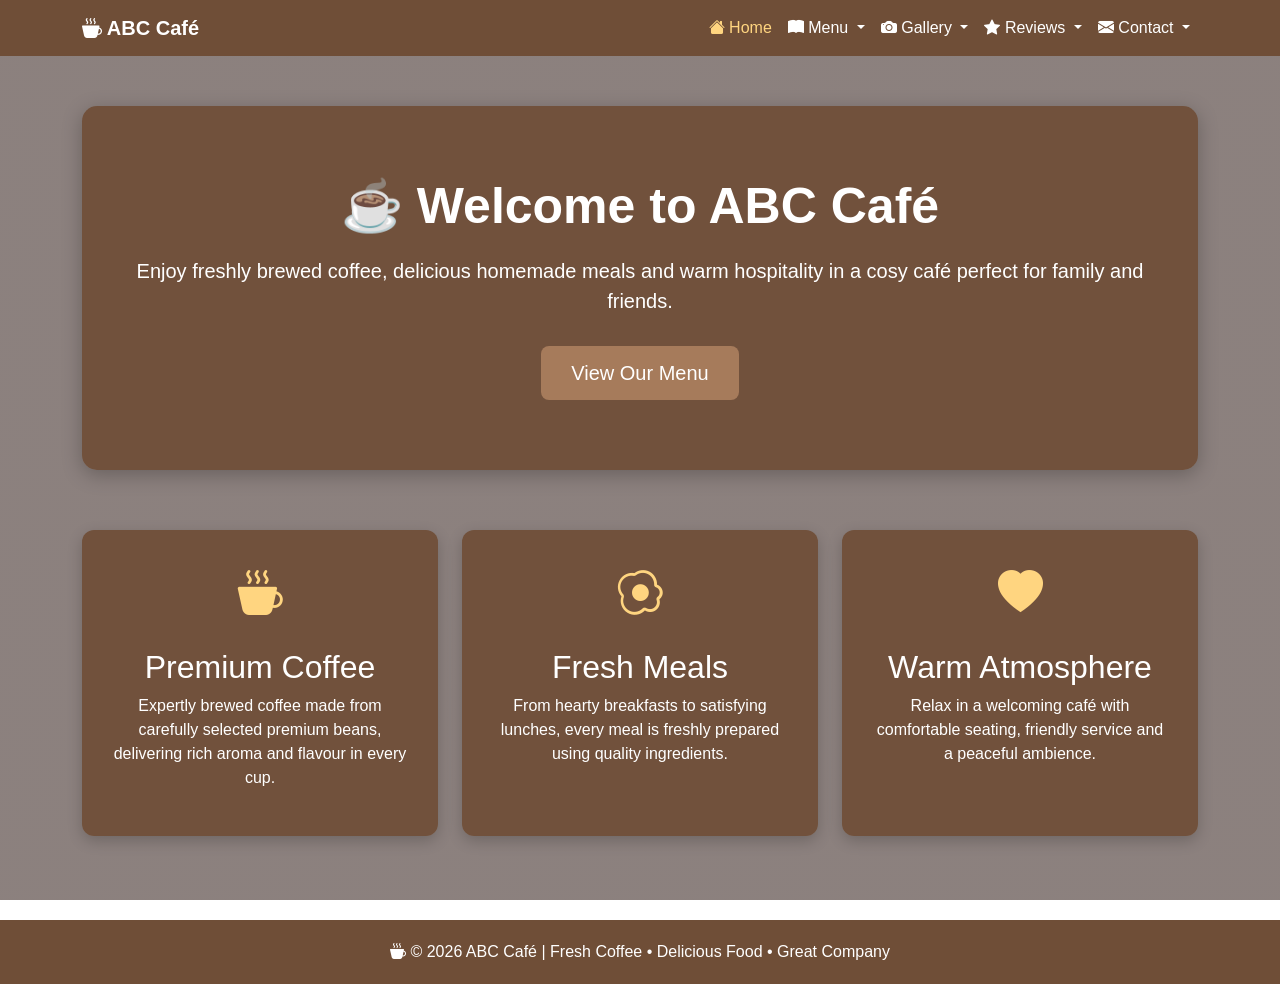
<file: index.html>
<!DOCTYPE html>
<html lang="en">

<head>

    <meta charset="UTF-8">
    <meta name="viewport" content="width=device-width, initial-scale=1.0">

    <title>ABC Café</title>

    <!-- Bootstrap CSS -->
    <link href="https://cdn.jsdelivr.net/npm/bootstrap@5.3.3/dist/css/bootstrap.min.css" rel="stylesheet">

    <!-- Bootstrap Icons -->
    <link href="https://cdn.jsdelivr.net/npm/bootstrap-icons@1.11.3/font/bootstrap-icons.css" rel="stylesheet">
    <link rel="stylesheet" href="css/index.css">
</head>

<body>


<!-- Navigation -->

<nav class="navbar navbar-expand-lg navbar-dark">

    <div class="container">

        <!-- Logo -->

        <a class="navbar-brand" href="index.html">

            <i class="bi bi-cup-hot-fill"></i>
            ABC Café

        </a>


        <!-- Mobile Toggle -->

        <button
            class="navbar-toggler"
            type="button"
            data-bs-toggle="collapse"
            data-bs-target="#mainNavbar"
            aria-controls="mainNavbar"
            aria-expanded="false"
            aria-label="Toggle navigation">

            <span class="navbar-toggler-icon"></span>

        </button>


        <!-- Navigation Links -->

        <div class="collapse navbar-collapse" id="mainNavbar">

            <ul class="navbar-nav ms-auto">


                <!-- Home -->

                <li class="nav-item">

                    <a class="nav-link active"
                       href="index.html">

                        <i class="bi bi-house-fill"></i>
                        Home

                    </a>

                </li>


                <!-- Menu -->

                <li class="nav-item dropdown">

                    <a class="nav-link dropdown-toggle"
                       href="#"
                       role="button"
                       data-bs-toggle="dropdown">

                        <i class="bi bi-book-fill"></i>
                        Menu

                    </a>


                    <ul class="dropdown-menu">

                        <li>

                            <a class="dropdown-item"
                               href="menu.html">

                                <i class="bi bi-book-fill me-2"></i>
                                Food & Drinks

                            </a>

                        </li>


                        <li>

                            <a class="dropdown-item"
                               href="events.html">

                                <i class="bi bi-megaphone-fill me-2"></i>
                                Events & Specials

                            </a>

                        </li>

                    </ul>

                </li>


                <!-- Gallery -->

                <li class="nav-item dropdown">

                    <a class="nav-link dropdown-toggle"
                       href="#"
                       role="button"
                       data-bs-toggle="dropdown">

                        <i class="bi bi-camera-fill"></i>
                        Gallery

                    </a>


                    <ul class="dropdown-menu">

                        <li>

                            <a class="dropdown-item"
                               href="gallery.html">

                                <i class="bi bi-images me-2"></i>
                                Photo Gallery

                            </a>

                        </li>


                        <li>

                            <a class="dropdown-item"
                               href="about.html">

                                <i class="bi bi-people-fill me-2"></i>
                                About Us

                            </a>

                        </li>

                    </ul>

                </li>


                <!-- Reviews -->

                <li class="nav-item dropdown">

                    <a class="nav-link dropdown-toggle"
                       href="#"
                       role="button"
                       data-bs-toggle="dropdown">

                        <i class="bi bi-star-fill"></i>
                        Reviews

                    </a>


                    <ul class="dropdown-menu">

                        <li>

                            <a class="dropdown-item"
                               href="reviews.html">

                                <i class="bi bi-chat-square-quote-fill me-2"></i>
                                Customer Reviews

                            </a>

                        </li>


                        <li>

                            <a class="dropdown-item"
                               href="faq.html">

                                <i class="bi bi-question-circle-fill me-2"></i>
                                FAQ

                            </a>

                        </li>

                    </ul>

                </li>


                <!-- Contact -->

                <li class="nav-item dropdown">

                    <a class="nav-link dropdown-toggle"
                       href="#"
                       role="button"
                       data-bs-toggle="dropdown">

                        <i class="bi bi-envelope-fill"></i>
                        Contact

                    </a>


                    <ul class="dropdown-menu dropdown-menu-end">

                        <li>

                            <a class="dropdown-item"
                               href="contact.html">

                                <i class="bi bi-envelope-fill me-2"></i>
                                Contact Us

                            </a>

                        </li>


                        <li>

                            <a class="dropdown-item"
                               href="reservations.html">

                                <i class="bi bi-calendar-check-fill me-2"></i>
                                Reservations

                            </a>

                        </li>


                        <li>

                            <a class="dropdown-item"
                               href="location.html">

                                <i class="bi bi-geo-alt-fill me-2"></i>
                                Location & Hours

                            </a>

                        </li>

                    </ul>

                </li>

            </ul>

        </div>

    </div>

</nav>
<!-- Hero Section -->

<div class="container">

    <div class="hero">

        <h1>
            ☕ Welcome to ABC Café
        </h1>

        <p>
            Enjoy freshly brewed coffee, delicious homemade meals
            and warm hospitality in a cosy café perfect for
            family and friends.
        </p>

        <a href="menu.html"
           class="btn btn-coffee btn-lg">

            View Our Menu

        </a>

    </div>

</div>


<!-- Features -->

<div class="container features">

    <div class="row">

        <!-- Premium Coffee -->

        <div class="col-md-4 mb-4">

            <div class="feature-box">

                <i class="bi bi-cup-hot-fill"></i>

                <h2>
                    Premium Coffee
                </h2>

                <p>
                    Expertly brewed coffee made from carefully selected
                    premium beans, delivering rich aroma and flavour
                    in every cup.
                </p>

            </div>

        </div>


        <!-- Fresh Meals -->

        <div class="col-md-4 mb-4">

            <div class="feature-box">

                <i class="bi bi-egg-fried"></i>

                <h2>
                    Fresh Meals
                </h2>

                <p>
                    From hearty breakfasts to satisfying lunches,
                    every meal is freshly prepared using
                    quality ingredients.
                </p>

            </div>

        </div>


        <!-- Warm Atmosphere -->

        <div class="col-md-4 mb-4">

            <div class="feature-box">

                <i class="bi bi-heart-fill"></i>

                <h2>
                    Warm Atmosphere
                </h2>

                <p>
                    Relax in a welcoming café with comfortable seating,
                    friendly service and a peaceful ambience.
                </p>

            </div>

        </div>

    </div>

</div>


<!-- Footer -->

<footer>

    <p>
        <i class="bi bi-cup-hot-fill"></i>
        © 2026 ABC Café |
        Fresh Coffee • Delicious Food • Great Company
    </p>

</footer>


<!-- Bootstrap JavaScript -->

<script src="https://cdn.jsdelivr.net/npm/bootstrap@5.3.3/dist/js/bootstrap.bundle.min.js"></script>

</body>

</html>
</file>
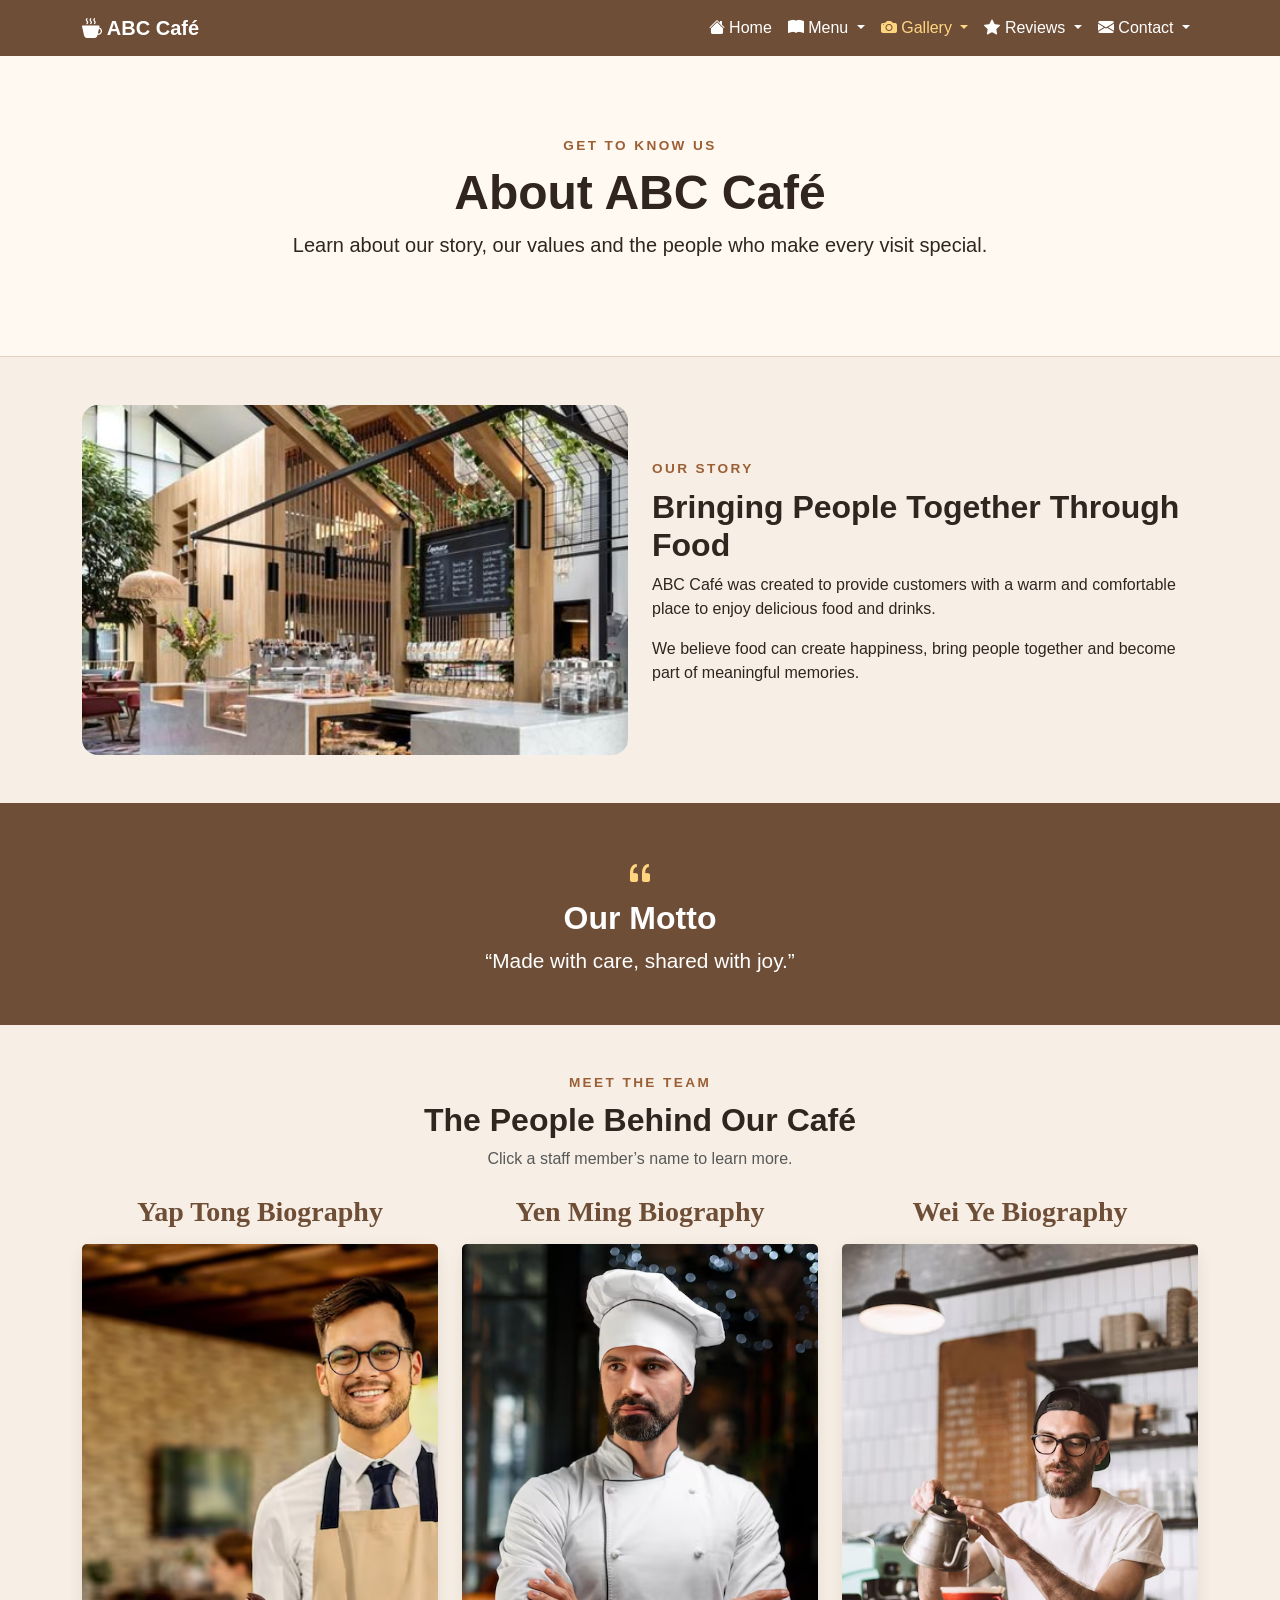
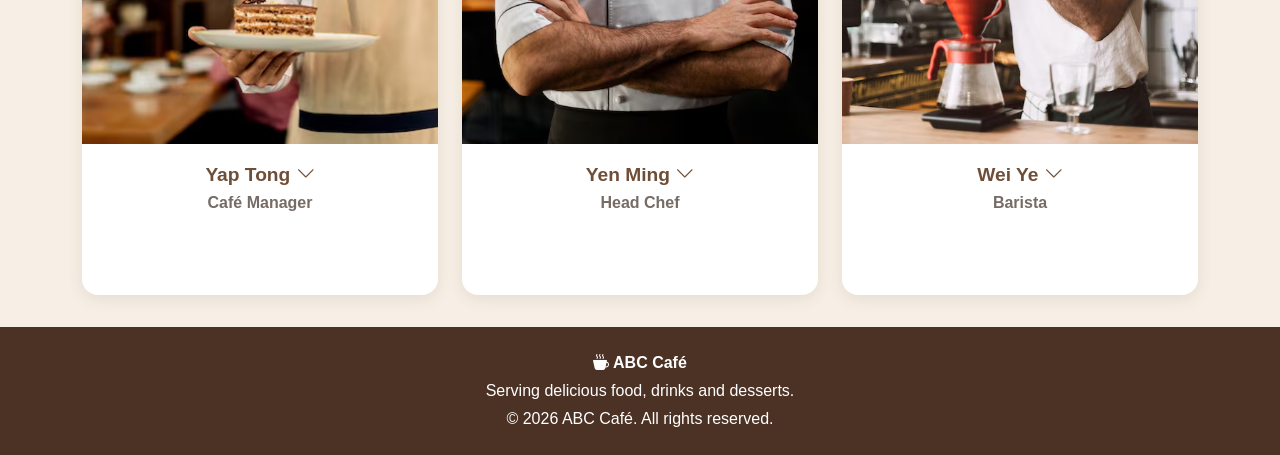
<file: about.html>
<!DOCTYPE html>
<html lang="en">
<head>
    <meta charset="UTF-8">
    <meta name="viewport" content="width=device-width, initial-scale=1.0">
    <title>ABC Café | About Us</title>
    <link href="https://cdn.jsdelivr.net/npm/bootstrap@5.3.3/dist/css/bootstrap.min.css" rel="stylesheet">
    <link href="https://cdn.jsdelivr.net/npm/bootstrap-icons@1.11.3/font/bootstrap-icons.css" rel="stylesheet">
    <link rel="stylesheet" href="css/about.css">
</head>
<body>
<nav class="navbar navbar-expand-lg navbar-dark">
    <div class="container">
        <a class="navbar-brand" href="index.html">
            <i class="bi bi-cup-hot-fill"></i> ABC Café
        </a>

        <button class="navbar-toggler" type="button" data-bs-toggle="collapse"
                data-bs-target="#mainNavbar" aria-controls="mainNavbar"
                aria-expanded="false" aria-label="Toggle navigation">
            <span class="navbar-toggler-icon"></span>
        </button>

        <div class="collapse navbar-collapse" id="mainNavbar">
            <ul class="navbar-nav ms-auto">
                <li class="nav-item">
                    <a class="nav-link" href="index.html">
                        <i class="bi bi-house-fill"></i> Home
                    </a>
                </li>

                <li class="nav-item dropdown">
                    <a class="nav-link dropdown-toggle" href="#" role="button"
                       data-bs-toggle="dropdown">
                        <i class="bi bi-book-fill"></i> Menu
                    </a>
                    <ul class="dropdown-menu">
                        <li><a class="dropdown-item" href="menu.html"><i class="bi bi-book-fill me-2"></i>Food & Drinks</a></li>
                        <li><a class="dropdown-item" href="events.html"><i class="bi bi-megaphone-fill me-2"></i>Events & Specials</a></li>
                    </ul>
                </li>

                <li class="nav-item dropdown">
                    <a class="nav-link dropdown-toggle active" href="#" role="button"
                       data-bs-toggle="dropdown" aria-current="page">
                        <i class="bi bi-camera-fill"></i> Gallery
                    </a>
                    <ul class="dropdown-menu">
                        <li><a class="dropdown-item" href="gallery.html"><i class="bi bi-images me-2"></i>Photo Gallery</a></li>
                        <li><a class="dropdown-item active" href="about.html"><i class="bi bi-people-fill me-2"></i>About Us</a></li>
                    </ul>
                </li>

                <li class="nav-item dropdown">
                    <a class="nav-link dropdown-toggle" href="#" role="button"
                       data-bs-toggle="dropdown">
                        <i class="bi bi-star-fill"></i> Reviews
                    </a>
                    <ul class="dropdown-menu">
                        <li><a class="dropdown-item" href="reviews.html"><i class="bi bi-chat-square-quote-fill me-2"></i>Customer Reviews</a></li>
                        <li><a class="dropdown-item" href="faq.html"><i class="bi bi-question-circle-fill me-2"></i>FAQ</a></li>
                    </ul>
                </li>

                <li class="nav-item dropdown">
                    <a class="nav-link dropdown-toggle" href="#" role="button"
                       data-bs-toggle="dropdown">
                        <i class="bi bi-envelope-fill"></i> Contact
                    </a>
                    <ul class="dropdown-menu dropdown-menu-end">
                        <li><a class="dropdown-item" href="contact.html"><i class="bi bi-envelope-fill me-2"></i>Contact Us</a></li>
                        <li><a class="dropdown-item" href="reservations.html"><i class="bi bi-calendar-check-fill me-2"></i>Reservations</a></li>
                        <li><a class="dropdown-item" href="location.html"><i class="bi bi-geo-alt-fill me-2"></i>Location & Hours</a></li>
                    </ul>
                </li>
            </ul>
        </div>
    </div>
</nav>

<header class="about-header text-center">
    <div class="container">
        <p class="section-label mb-2">GET TO KNOW US</p>

        <h1 class="display-5 fw-bold">
            About ABC Café
        </h1>

        <p class="lead mx-auto">
            Learn about our story, our values and the people who make
            every visit special.
        </p>
    </div>
</header>

<main>
    <section class="container py-5">
        <div class="row align-items-center g-4">

            <div class="col-12 col-lg-6">
                <img src="images/cafe-interior.jpg"
                     class="story-image"
                     alt="The warm interior of ABC Café">
            </div>

            <div class="col-12 col-lg-6">
                <p class="section-label mb-2">OUR STORY</p>

                <h2 class="fw-bold">
                    Bringing People Together Through Food
                </h2>

                <p>
                    ABC Café was created to provide customers with a warm
                    and comfortable place to enjoy delicious food and drinks.
                </p>

                <p>
                    We believe food can create happiness, bring people
                    together and become part of meaningful memories.
                </p>
            </div>

        </div>
    </section>

        <section class="motto-section py-5 text-center">
        <div class="container">
            <i class="bi bi-quote motto-icon"></i>

            <h2 class="fw-bold">Our Motto</h2>

            <p class="motto-text mb-0">
                “Made with care, shared with joy.”
            </p>
        </div>
    </section>

        <section class="team-section container py-5">
        <div class="text-center mb-4">
            <p class="section-label mb-2">MEET THE TEAM</p>
            <h2 class="fw-bold">The People Behind Our Café</h2>
            <p class="text-muted">
                Click a staff member’s name to learn more.
            </p>
        </div>

        <div class="row g-4">

            <article class="col-12 col-md-6 col-lg-4">
                <h3 class="biography-title">Yap Tong Biography</h3>
                <div class="card staff-card h-100">
                    <img src="images/cafe-manager.jpg"
                         class="card-img-top staff-photo"
                         alt="Yap Tong, café manager">

                    <div class="card-body text-center">
                        <button class="staff-name"
                                type="button"
                                data-target="YapTongBio"
                                aria-controls="YapTongBio"
                                aria-expanded="false">
                            Yap Tong
                            <i class="bi bi-chevron-down"></i>
                        </button>

                        <p class="staff-role">Café Manager</p>

                        <p id="YapTongBio" class="staff-bio d-none">
                            Yap Tong manages the café and ensures every customer
                            receives friendly and helpful service.
                        </p>
                    </div>
                </div>
            </article>

            <article class="col-12 col-md-6 col-lg-4">
                <h3 class="biography-title">Yen Ming Biography</h3>
                <div class="card staff-card h-100">
                    <img src="images/head-chef.jpg"
                         class="card-img-top staff-photo"
                         alt="Yen Ming, head chef">

                    <div class="card-body text-center">
                        <button class="staff-name"
                                type="button"
                                data-target="YenMingBio"
                                aria-controls="YenMingBio"
                                aria-expanded="false">
                            Yen Ming
                            <i class="bi bi-chevron-down"></i>
                        </button>

                        <p class="staff-role">Head Chef</p>

                        <p id="YenMingBio" class="staff-bio d-none">
                            Yen Ming develops our menu and prepares dishes
                            using fresh and carefully selected ingredients.
                        </p>
                    </div>
                </div>
            </article>

            <article class="col-12 col-md-6 col-lg-4">
                <h3 class="biography-title">Wei Ye Biography</h3>
                <div class="card staff-card h-100">
                    <img src="images/barista.jpg"
                         class="card-img-top staff-photo"
                         alt="Wei Ye, barista">

                    <div class="card-body text-center">
                        <button class="staff-name"
                                type="button"
                                data-target="WeiYeBio"
                                aria-controls="WeiYeBio"
                                aria-expanded="false">
                            Wei Ye
                            <i class="bi bi-chevron-down"></i>
                        </button>

                        <p class="staff-role">Barista</p>

                        <p id="WeiYeBio" class="staff-bio d-none">
                            Wei Ye prepares our drinks and enjoys creating
                            welcoming experiences for customers.
                        </p>
                    </div>
                </div>
            </article>

        </div>
    </section>
</main>

<footer class="site-footer py-4 text-center">
    <div class="container">
        <p class="fw-bold mb-1">
            <i class="bi bi-cup-hot-fill"></i> ABC Café
        </p>

        <p class="mb-1">
            Serving delicious food, drinks and desserts.
        </p>

        <p class="mb-0">
            &copy; 2026 ABC Café. All rights reserved.
        </p>
    </div>
</footer>

<script src="https://cdn.jsdelivr.net/npm/bootstrap@5.3.3/dist/js/bootstrap.bundle.min.js"></script>
<script src="js/about.js"></script>
</file>
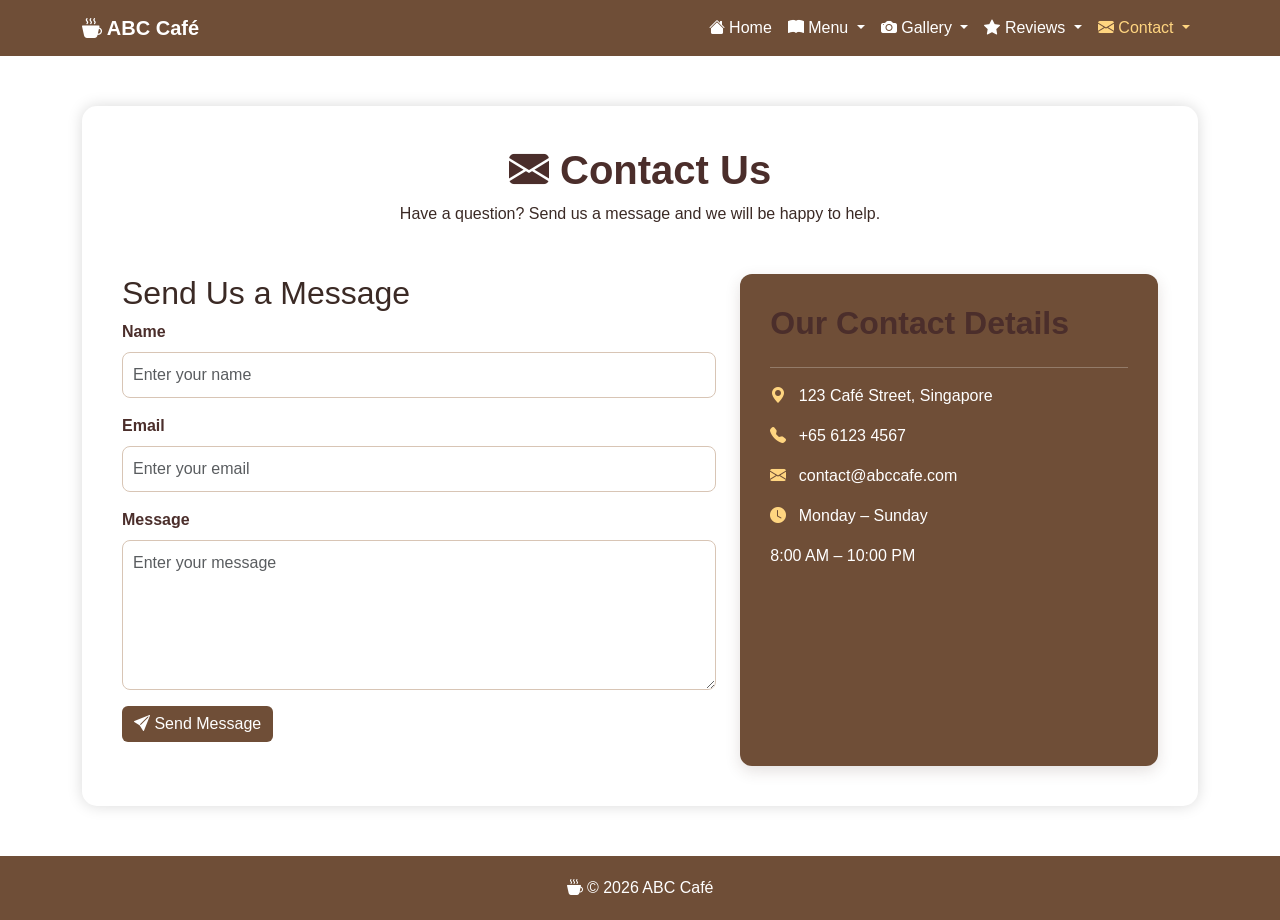
<file: contact.html>
<!DOCTYPE html>
<html lang="en">

<head>
    <meta charset="UTF-8">
    <meta name="viewport" content="width=device-width, initial-scale=1.0">
    <link rel="stylesheet" href="css/contact.css">
    <title>ABC Café | Contact Us</title>

    <!-- Bootstrap CSS -->
    <link href="https://cdn.jsdelivr.net/npm/bootstrap@5.3.3/dist/css/bootstrap.min.css" rel="stylesheet">

    <!-- Bootstrap Icons -->
    <link href="https://cdn.jsdelivr.net/npm/bootstrap-icons@1.11.3/font/bootstrap-icons.css" rel="stylesheet">
    <link rel="stylesheet" href="css/contact.css">
</head>

<body>

<!-- Navigation -->

<nav class="navbar navbar-expand-lg navbar-dark">
    <div class="container">
        <a class="navbar-brand" href="index.html">
            <i class="bi bi-cup-hot-fill"></i> ABC Café
        </a>

        <button class="navbar-toggler" type="button" data-bs-toggle="collapse"
                data-bs-target="#mainNavbar" aria-controls="mainNavbar"
                aria-expanded="false" aria-label="Toggle navigation">
            <span class="navbar-toggler-icon"></span>
        </button>

        <div class="collapse navbar-collapse" id="mainNavbar">
            <ul class="navbar-nav ms-auto">
                <li class="nav-item">
                    <a class="nav-link" href="index.html">
                        <i class="bi bi-house-fill"></i> Home
                    </a>
                </li>

                <li class="nav-item dropdown">
                    <a class="nav-link dropdown-toggle" href="#" role="button"
                       data-bs-toggle="dropdown">
                        <i class="bi bi-book-fill"></i> Menu
                    </a>
                    <ul class="dropdown-menu">
                        <li><a class="dropdown-item" href="menu.html"><i class="bi bi-book-fill me-2"></i>Food & Drinks</a></li>
                        <li><a class="dropdown-item" href="events.html"><i class="bi bi-megaphone-fill me-2"></i>Events & Specials</a></li>
                    </ul>
                </li>

                <li class="nav-item dropdown">
                    <a class="nav-link dropdown-toggle" href="#" role="button"
                       data-bs-toggle="dropdown">
                        <i class="bi bi-camera-fill"></i> Gallery
                    </a>
                    <ul class="dropdown-menu">
                        <li><a class="dropdown-item" href="gallery.html"><i class="bi bi-images me-2"></i>Photo Gallery</a></li>
                        <li><a class="dropdown-item" href="about.html"><i class="bi bi-people-fill me-2"></i>About Us</a></li>
                    </ul>
                </li>

                <li class="nav-item dropdown">
                    <a class="nav-link dropdown-toggle" href="#" role="button"
                       data-bs-toggle="dropdown">
                        <i class="bi bi-star-fill"></i> Reviews
                    </a>
                    <ul class="dropdown-menu">
                        <li><a class="dropdown-item" href="reviews.html"><i class="bi bi-chat-square-quote-fill me-2"></i>Customer Reviews</a></li>
                        <li><a class="dropdown-item" href="faq.html"><i class="bi bi-question-circle-fill me-2"></i>FAQ</a></li>
                    </ul>
                </li>

                <li class="nav-item dropdown">
                    <a class="nav-link dropdown-toggle active" href="#" role="button"
                       data-bs-toggle="dropdown" aria-current="page">
                        <i class="bi bi-envelope-fill"></i> Contact
                    </a>
                    <ul class="dropdown-menu dropdown-menu-end">
                        <li><a class="dropdown-item active" href="contact.html"><i class="bi bi-envelope-fill me-2"></i>Contact Us</a></li>
                        <li><a class="dropdown-item" href="reservations.html"><i class="bi bi-calendar-check-fill me-2"></i>Reservations</a></li>
                        <li><a class="dropdown-item" href="location.html"><i class="bi bi-geo-alt-fill me-2"></i>Location & Hours</a></li>
                    </ul>
                </li>
            </ul>
        </div>
    </div>
</nav>

<!-- Contact Section -->

<div class="container">

    <div class="contact-container">

        <div class="text-center mb-5">

            <h1 class="contact-title">
                <i class="bi bi-envelope-fill"></i>
                Contact Us
            </h1>

            <p>
                Have a question? Send us a message and we will be happy to help.
            </p>

        </div>

        <div class="row">

            <!-- Contact Form -->

            <div class="col-md-7 mb-4">

                <h2>Send Us a Message</h2>

                <form id="contactForm">

                    <!-- Name -->

                    <div class="mb-3">

                        <label for="name" class="form-label">
                            Name
                        </label>

                        <input
                            type="text"
                            class="form-control"
                            id="name"
                            placeholder="Enter your name">

                    </div>

                    <!-- Email -->

                    <div class="mb-3">

                        <label for="email" class="form-label">
                            Email
                        </label>

                        <input
                            type="email"
                            class="form-control"
                            id="email"
                            placeholder="Enter your email">

                    </div>

                    <!-- Message -->

                    <div class="mb-3">

                        <label for="message" class="form-label">
                            Message
                        </label>

                        <textarea
                            class="form-control"
                            id="message"
                            rows="5"
                            placeholder="Enter your message"></textarea>

                    </div>

                    <!-- Error Message -->

                    <div
                        id="errorMessage"
                        class="alert alert-danger d-none">
                    </div>

                    <!-- Submit Button -->

                    <button
                        type="submit"
                        class="btn btn-coffee">

                        <i class="bi bi-send-fill"></i>
                        Send Message

                    </button>

                </form>

                <!-- Thank You Message -->

                <div
                    id="thankYouMessage"
                    class="alert alert-success d-none">

                    <i class="bi bi-check-circle-fill"></i>

                    Thank you for contacting ABC Café!
                    We will get back to you soon.

                </div>

            </div>

            <!-- Contact Details -->

            <div class="col-md-5">

                <div class="contact-info">

                    <h2>Our Contact Details</h2>

                    <hr>

                    <p>
                        <i class="bi bi-geo-alt-fill"></i>
                        123 Café Street, Singapore
                    </p>

                    <p>
                        <i class="bi bi-telephone-fill"></i>
                        +65 6123 4567
                    </p>

                    <p>
                        <i class="bi bi-envelope-fill"></i>
                        contact@abccafe.com
                    </p>

                    <p>
                        <i class="bi bi-clock-fill"></i>
                        Monday – Sunday
                    </p>

                    <p>
                        8:00 AM – 10:00 PM
                    </p>

                </div>

            </div>

        </div>

    </div>

</div>

<!-- Footer -->

<footer>

    <p>
        <i class="bi bi-cup-hot-fill"></i>
        © 2026 ABC Café
    </p>

</footer>

<!-- JavaScript -->

<script src="js/contact.js"></script>

<!-- Bootstrap JavaScript -->

<script src="https://cdn.jsdelivr.net/npm/bootstrap@5.3.3/dist/js/bootstrap.bundle.min.js"></script>

</body>

</html>
</file>
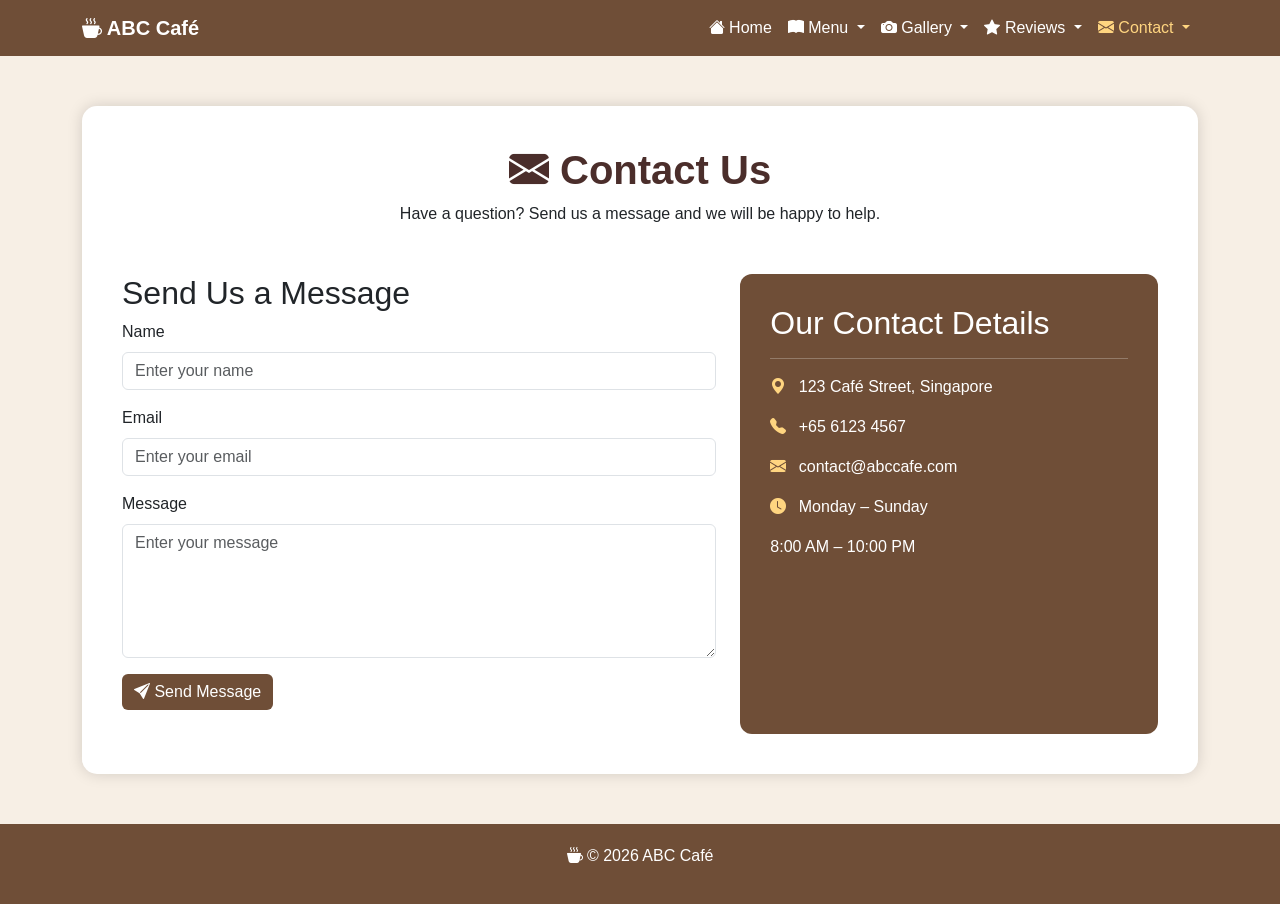
<file: contactus.html>
<!DOCTYPE html>
<html lang="en">

<head>
    <meta charset="UTF-8">
    <meta name="viewport" content="width=device-width, initial-scale=1.0">

    <title>ABC Café | Contact Us</title>

    <!-- Bootstrap CSS -->
    <link href="https://cdn.jsdelivr.net/npm/bootstrap@5.3.3/dist/css/bootstrap.min.css" rel="stylesheet">

    <!-- Bootstrap Icons -->
    <link href="https://cdn.jsdelivr.net/npm/bootstrap-icons@1.11.3/font/bootstrap-icons.css" rel="stylesheet">

    <style>

        body {
            background-color: #F7EFE5;
            font-family: Arial, sans-serif;
        }

        .navbar {
            background-color: #6F4E37;
        }

        .navbar-brand,
        .nav-link {
            color: white !important;
        }

        .navbar-brand {
            font-weight: bold;
        }

        .nav-link:hover,
        .nav-link.active {
            color: #FFD580 !important;
        }

        .dropdown-menu {
            border: none;
            border-radius: 10px;
            box-shadow: 0 5px 12px rgba(0,0,0,0.15);
        }

        .dropdown-item:hover {
            background-color: #F7EFE5;
            color: #6F4E37;
        }

        .contact-container {
            background-color: white;
            margin-top: 50px;
            margin-bottom: 50px;
            padding: 40px;
            border-radius: 15px;
            box-shadow: 0 0 15px rgba(0,0,0,0.15);
        }

        .contact-title {
            color: #4B2E2B;
            font-weight: bold;
        }

        .contact-info {
            background-color: #6F4E37;
            color: white;
            padding: 30px;
            border-radius: 12px;
            height: 100%;
        }

        .contact-info i {
            color: #FFD580;
            margin-right: 8px;
        }

        .btn-coffee {
            background-color: #6F4E37;
            color: white;
            border: none;
        }

        .btn-coffee:hover {
            background-color: #4B2E2B;
            color: white;
        }

        #thankYouMessage {
            display: none;
            margin-top: 20px;
        }

        footer {
            background-color: #6F4E37;
            color: white;
            text-align: center;
            padding: 20px;
        }

    </style>

</head>

<body>

<!-- Navigation -->

<nav class="navbar navbar-expand-lg navbar-dark">

    <div class="container">

        <a class="navbar-brand" href="index.html">
            <i class="bi bi-cup-hot-fill"></i> ABC Café
        </a>

        <button
            class="navbar-toggler"
            type="button"
            data-bs-toggle="collapse"
            data-bs-target="#mainNavbar"
            aria-controls="mainNavbar"
            aria-expanded="false"
            aria-label="Toggle navigation">

            <span class="navbar-toggler-icon"></span>

        </button>

        <div class="collapse navbar-collapse" id="mainNavbar">

            <ul class="navbar-nav ms-auto">

                <!-- Home -->
                <li class="nav-item">
                    <a class="nav-link" href="index.html">
                        <i class="bi bi-house-fill"></i> Home
                    </a>
                </li>

                <!-- Menu -->
                <li class="nav-item dropdown">

                    <a class="nav-link dropdown-toggle"
                       href="#"
                       role="button"
                       data-bs-toggle="dropdown">

                        <i class="bi bi-book-fill"></i> Menu

                    </a>

                    <ul class="dropdown-menu">

                        <li>
                            <a class="dropdown-item" href="menu.html">
                                <i class="bi bi-book-fill me-2"></i>
                                Food & Drinks
                            </a>
                        </li>

                        <li>
                            <a class="dropdown-item" href="specials.html">
                                <i class="bi bi-megaphone-fill me-2"></i>
                                Events & Specials
                            </a>
                        </li>

                    </ul>

                </li>

                <!-- Gallery -->
                <li class="nav-item dropdown">

                    <a class="nav-link dropdown-toggle"
                       href="#"
                       role="button"
                       data-bs-toggle="dropdown">

                        <i class="bi bi-camera-fill"></i> Gallery

                    </a>

                    <ul class="dropdown-menu">

                        <li>
                            <a class="dropdown-item" href="gallery.html">
                                <i class="bi bi-images me-2"></i>
                                Photo Gallery
                            </a>
                        </li>

                        <li>
                            <a class="dropdown-item" href="about.html">
                                <i class="bi bi-people-fill me-2"></i>
                                About Us
                            </a>
                        </li>

                    </ul>

                </li>

                <!-- Reviews -->
                <li class="nav-item dropdown">

                    <a class="nav-link dropdown-toggle"
                       href="#"
                       role="button"
                       data-bs-toggle="dropdown">

                        <i class="bi bi-star-fill"></i> Reviews

                    </a>

                    <ul class="dropdown-menu">

                        <li>
                            <a class="dropdown-item" href="reviews.html">
                                <i class="bi bi-chat-square-quote-fill me-2"></i>
                                Customer Reviews
                            </a>
                        </li>

                        <li>
                            <a class="dropdown-item" href="faq.html">
                                <i class="bi bi-question-circle-fill me-2"></i>
                                FAQ
                            </a>
                        </li>

                    </ul>

                </li>

                <!-- Contact -->
                <li class="nav-item dropdown">

                    <a class="nav-link dropdown-toggle active"
                       href="#"
                       role="button"
                       data-bs-toggle="dropdown">

                        <i class="bi bi-envelope-fill"></i> Contact

                    </a>

                    <ul class="dropdown-menu dropdown-menu-end">

                        <li>
                            <a class="dropdown-item" href="contact.html">
                                <i class="bi bi-envelope-fill me-2"></i>
                                Contact Us
                            </a>
                        </li>

                        <li>
                            <a class="dropdown-item" href="reservations.html">
                                <i class="bi bi-calendar-check-fill me-2"></i>
                                Reservations
                            </a>
                        </li>

                        <li>
                            <a class="dropdown-item" href="location.html">
                                <i class="bi bi-geo-alt-fill me-2"></i>
                                Location & Hours
                            </a>
                        </li>

                    </ul>

                </li>

            </ul>

        </div>

    </div>

</nav>

<!-- Contact Section -->

<div class="container">

    <div class="contact-container">

        <div class="text-center mb-5">

            <h1 class="contact-title">
                <i class="bi bi-envelope-fill"></i>
                Contact Us
            </h1>

            <p>
                Have a question? Send us a message and we will be happy to help.
            </p>

        </div>

        <div class="row">

            <!-- Contact Form -->

            <div class="col-md-7 mb-4">

                <h2>Send Us a Message</h2>

                <form id="contactForm">

                    <!-- Name -->

                    <div class="mb-3">

                        <label for="name" class="form-label">
                            Name
                        </label>

                        <input
                            type="text"
                            class="form-control"
                            id="name"
                            placeholder="Enter your name">

                    </div>

                    <!-- Email -->

                    <div class="mb-3">

                        <label for="email" class="form-label">
                            Email
                        </label>

                        <input
                            type="email"
                            class="form-control"
                            id="email"
                            placeholder="Enter your email">

                    </div>

                    <!-- Message -->

                    <div class="mb-3">

                        <label for="message" class="form-label">
                            Message
                        </label>

                        <textarea
                            class="form-control"
                            id="message"
                            rows="5"
                            placeholder="Enter your message"></textarea>

                    </div>

                    <!-- Error Message -->

                    <div
                        id="errorMessage"
                        class="alert alert-danger d-none">
                    </div>

                    <!-- Submit Button -->

                    <button
                        type="submit"
                        class="btn btn-coffee">

                        <i class="bi bi-send-fill"></i>
                        Send Message

                    </button>

                </form>

                <!-- Thank You Message -->

                <div
                    id="thankYouMessage"
                    class="alert alert-success">

                    <i class="bi bi-check-circle-fill"></i>

                    Thank you for contacting ABC Café!
                    We will get back to you soon.

                </div>

            </div>

            <!-- Contact Details -->

            <div class="col-md-5">

                <div class="contact-info">

                    <h2>Our Contact Details</h2>

                    <hr>

                    <p>
                        <i class="bi bi-geo-alt-fill"></i>
                        123 Café Street, Singapore
                    </p>

                    <p>
                        <i class="bi bi-telephone-fill"></i>
                        +65 6123 4567
                    </p>

                    <p>
                        <i class="bi bi-envelope-fill"></i>
                        contact@abccafe.com
                    </p>

                    <p>
                        <i class="bi bi-clock-fill"></i>
                        Monday – Sunday
                    </p>

                    <p>
                        8:00 AM – 10:00 PM
                    </p>

                </div>

            </div>

        </div>

    </div>

</div>

<!-- Footer -->

<footer>

    <p>
        <i class="bi bi-cup-hot-fill"></i>
        © 2026 ABC Café
    </p>

</footer>

<!-- JavaScript -->

<script>

    document.getElementById("contactForm").addEventListener("submit", function(event) {

        event.preventDefault();

        let name = document.getElementById("name").value;
        let email = document.getElementById("email").value;
        let message = document.getElementById("message").value;

        let errorMessage = document.getElementById("errorMessage");
        let thankYouMessage = document.getElementById("thankYouMessage");

        if (name === "" || email === "" || message === "") {

            errorMessage.textContent =
                "Please fill in all fields.";

            errorMessage.classList.remove("d-none");

            thankYouMessage.style.display = "none";

        }

        else {

            errorMessage.classList.add("d-none");

            thankYouMessage.style.display = "block";

            document.getElementById("contactForm").reset();

        }

    });

</script>

<!-- Bootstrap JavaScript -->

<script src="https://cdn.jsdelivr.net/npm/bootstrap@5.3.3/dist/js/bootstrap.bundle.min.js"></script>

</body>

</html>
</file>
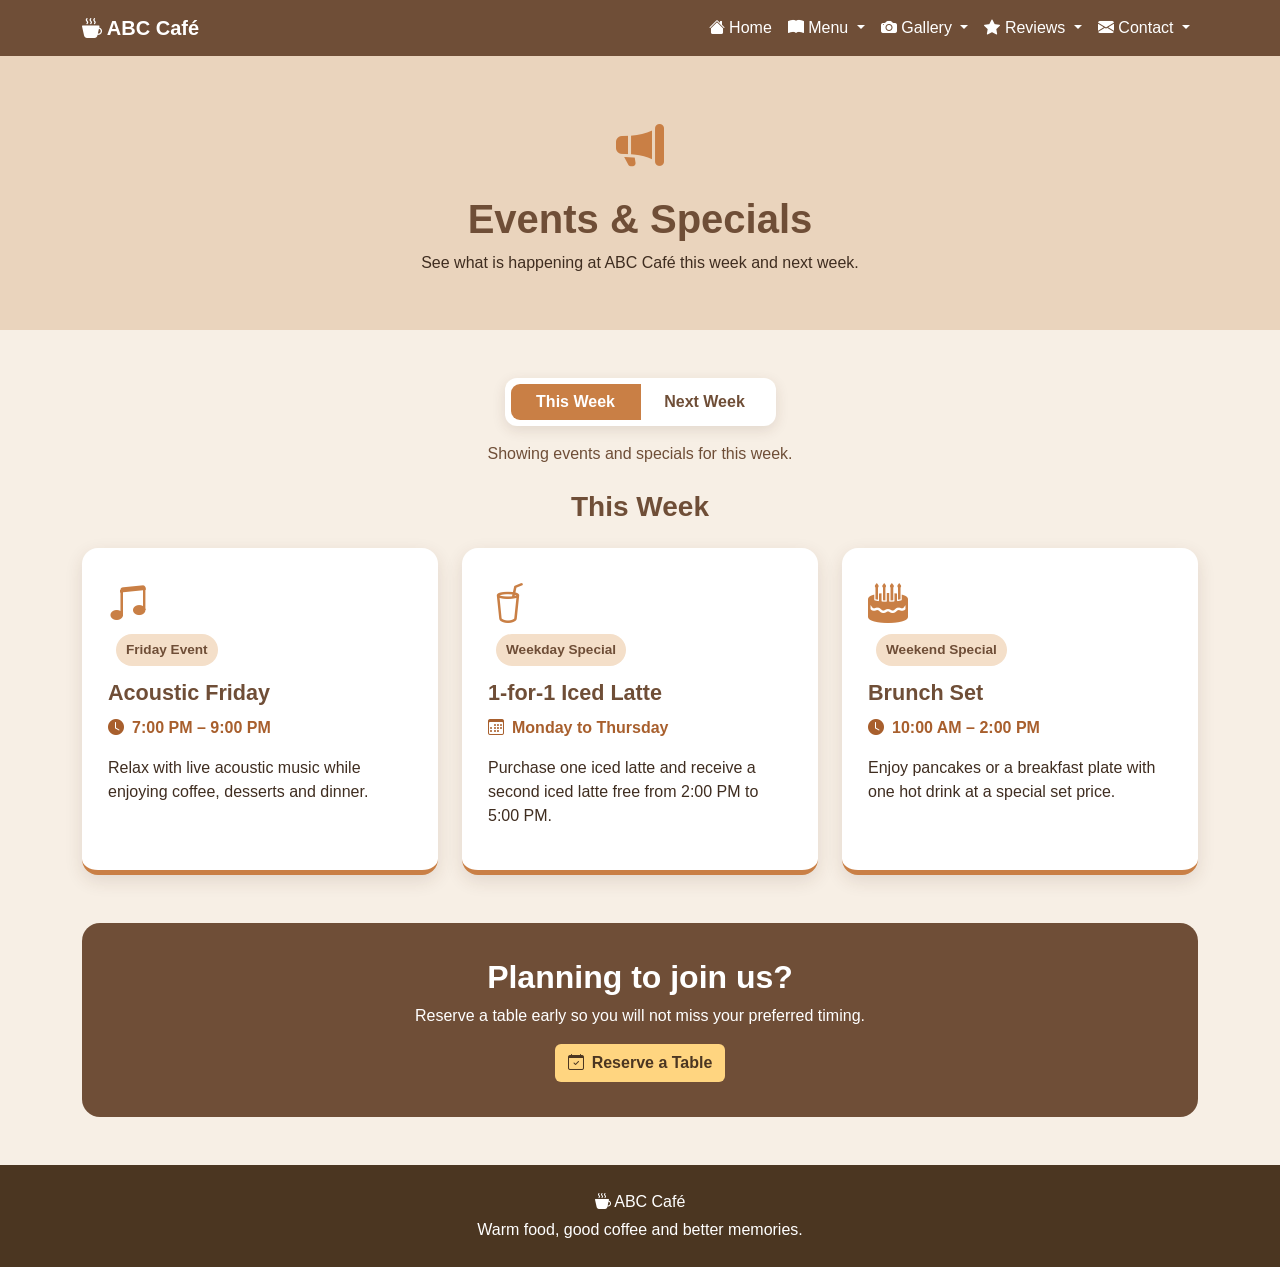
<file: events.html>
<!DOCTYPE html>
<html lang="en">
<head>
    <meta charset="UTF-8">
    <meta name="viewport" content="width=device-width, initial-scale=1.0">
    <title>ABC Café | Events & Specials</title>

    <link href="https://cdn.jsdelivr.net/npm/bootstrap@5.3.3/dist/css/bootstrap.min.css" rel="stylesheet">
    <link href="https://cdn.jsdelivr.net/npm/bootstrap-icons@1.11.3/font/bootstrap-icons.css" rel="stylesheet">
    <link rel="stylesheet" href="css/events.css">
</head>
<body>

<nav class="navbar navbar-expand-lg navbar-dark">
    <div class="container">
        <a class="navbar-brand" href="index.html">
            <i class="bi bi-cup-hot-fill"></i> ABC Café
        </a>

        <button class="navbar-toggler" type="button" data-bs-toggle="collapse"
                data-bs-target="#mainNavbar" aria-controls="mainNavbar"
                aria-expanded="false" aria-label="Toggle navigation">
            <span class="navbar-toggler-icon"></span>
        </button>

        <div class="collapse navbar-collapse" id="mainNavbar">
            <ul class="navbar-nav ms-auto">
                <li class="nav-item">
                    <a class="nav-link" href="index.html">
                        <i class="bi bi-house-fill"></i> Home
                    </a>
                </li>

                <li class="nav-item dropdown">
                    <a class="nav-link dropdown-toggle active" href="#" role="button"
                       data-bs-toggle="dropdown" aria-current="page">
                        <i class="bi bi-book-fill"></i> Menu
                    </a>
                    <ul class="dropdown-menu">
                        <li><a class="dropdown-item" href="menu.html"><i class="bi bi-book-fill me-2"></i>Food & Drinks</a></li>
                        <li><a class="dropdown-item active" href="events.html"><i class="bi bi-megaphone-fill me-2"></i>Events & Specials</a></li>
                    </ul>
                </li>

                <li class="nav-item dropdown">
                    <a class="nav-link dropdown-toggle" href="#" role="button"
                       data-bs-toggle="dropdown">
                        <i class="bi bi-camera-fill"></i> Gallery
                    </a>
                    <ul class="dropdown-menu">
                        <li><a class="dropdown-item" href="gallery.html"><i class="bi bi-images me-2"></i>Photo Gallery</a></li>
                        <li><a class="dropdown-item" href="about.html"><i class="bi bi-people-fill me-2"></i>About Us</a></li>
                    </ul>
                </li>

                <li class="nav-item dropdown">
                    <a class="nav-link dropdown-toggle" href="#" role="button"
                       data-bs-toggle="dropdown">
                        <i class="bi bi-star-fill"></i> Reviews
                    </a>
                    <ul class="dropdown-menu">
                        <li><a class="dropdown-item" href="reviews.html"><i class="bi bi-chat-square-quote-fill me-2"></i>Customer Reviews</a></li>
                        <li><a class="dropdown-item" href="faq.html"><i class="bi bi-question-circle-fill me-2"></i>FAQ</a></li>
                    </ul>
                </li>

                <li class="nav-item dropdown">
                    <a class="nav-link dropdown-toggle" href="#" role="button"
                       data-bs-toggle="dropdown">
                        <i class="bi bi-envelope-fill"></i> Contact
                    </a>
                    <ul class="dropdown-menu dropdown-menu-end">
                        <li><a class="dropdown-item" href="contact.html"><i class="bi bi-envelope-fill me-2"></i>Contact Us</a></li>
                        <li><a class="dropdown-item" href="reservations.html"><i class="bi bi-calendar-check-fill me-2"></i>Reservations</a></li>
                        <li><a class="dropdown-item" href="location.html"><i class="bi bi-geo-alt-fill me-2"></i>Location & Hours</a></li>
                    </ul>
                </li>
            </ul>
        </div>
    </div>
</nav>

<header class="page-header">
    <div class="container text-center">
        <i class="bi bi-megaphone-fill page-icon"></i>
        <h1>Events & Specials</h1>
        <p>See what is happening at ABC Café this week and next week.</p>
    </div>
</header>

<main class="container py-5">
    <div class="text-center mb-4">
        <div class="btn-group week-buttons" role="group" aria-label="Choose event week">
            <button type="button" class="btn week-button active" data-week="this-week" aria-pressed="true">
                This Week
            </button>
            <button type="button" class="btn week-button" data-week="next-week" aria-pressed="false">
                Next Week
            </button>
        </div>
        <p id="weekDescription" class="week-description mt-3">Showing events and specials for this week.</p>
    </div>

    <section id="this-week" class="event-section" aria-labelledby="thisWeekHeading">
        <h2 id="thisWeekHeading" class="section-title">This Week</h2>
        <div class="row g-4">
            <div class="col-md-6 col-lg-4">
                <article class="event-card h-100">
                    <div class="event-icon"><i class="bi bi-music-note-beamed"></i></div>
                    <span class="event-label">Friday Event</span>
                    <h3>Acoustic Friday</h3>
                    <p class="event-time"><i class="bi bi-clock-fill me-2"></i>7:00 PM – 9:00 PM</p>
                    <p>Relax with live acoustic music while enjoying coffee, desserts and dinner.</p>
                </article>
            </div>

            <div class="col-md-6 col-lg-4">
                <article class="event-card h-100">
                    <div class="event-icon"><i class="bi bi-cup-straw"></i></div>
                    <span class="event-label">Weekday Special</span>
                    <h3>1-for-1 Iced Latte</h3>
                    <p class="event-time"><i class="bi bi-calendar3 me-2"></i>Monday to Thursday</p>
                    <p>Purchase one iced latte and receive a second iced latte free from 2:00 PM to 5:00 PM.</p>
                </article>
            </div>

            <div class="col-md-6 col-lg-4">
                <article class="event-card h-100">
                    <div class="event-icon"><i class="bi bi-cake2-fill"></i></div>
                    <span class="event-label">Weekend Special</span>
                    <h3>Brunch Set</h3>
                    <p class="event-time"><i class="bi bi-clock-fill me-2"></i>10:00 AM – 2:00 PM</p>
                    <p>Enjoy pancakes or a breakfast plate with one hot drink at a special set price.</p>
                </article>
            </div>
        </div>
    </section>

    <section id="next-week" class="event-section d-none" aria-labelledby="nextWeekHeading">
        <h2 id="nextWeekHeading" class="section-title">Next Week</h2>
        <div class="row g-4">
            <div class="col-md-6 col-lg-4">
                <article class="event-card h-100">
                    <div class="event-icon"><i class="bi bi-brush-fill"></i></div>
                    <span class="event-label">Wednesday Event</span>
                    <h3>Latte Art Workshop</h3>
                    <p class="event-time"><i class="bi bi-clock-fill me-2"></i>6:30 PM – 8:00 PM</p>
                    <p>Learn simple latte art patterns from our barista. Limited to 12 participants.</p>
                </article>
            </div>

            <div class="col-md-6 col-lg-4">
                <article class="event-card h-100">
                    <div class="event-icon"><i class="bi bi-cookie"></i></div>
                    <span class="event-label">New Item</span>
                    <h3>Cookie Launch</h3>
                    <p class="event-time"><i class="bi bi-calendar3 me-2"></i>All week</p>
                    <p>Try our new sea salt chocolate cookie at an introductory price while stocks last.</p>
                </article>
            </div>

            <div class="col-md-6 col-lg-4">
                <article class="event-card h-100">
                    <div class="event-icon"><i class="bi bi-people-fill"></i></div>
                    <span class="event-label">Sunday Event</span>
                    <h3>Board Game Evening</h3>
                    <p class="event-time"><i class="bi bi-clock-fill me-2"></i>5:00 PM – 8:00 PM</p>
                    <p>Bring your friends or join another table for a relaxed evening of board games.</p>
                </article>
            </div>
        </div>
    </section>

    <div class="reservation-callout text-center mt-5">
        <h2>Planning to join us?</h2>
        <p>Reserve a table early so you will not miss your preferred timing.</p>
        <a href="reservations.html" class="btn reserve-link">
            <i class="bi bi-calendar-check me-2"></i>Reserve a Table
        </a>
    </div>
</main>

<footer class="site-footer text-center">
    <div class="container">
        <p class="mb-1"><i class="bi bi-cup-hot-fill"></i> ABC Café</p>
        <p class="mb-0">Warm food, good coffee and better memories.</p>
    </div>
</footer>

<script src="https://cdn.jsdelivr.net/npm/bootstrap@5.3.3/dist/js/bootstrap.bundle.min.js"></script>
<script src="js/events.js"></script>
</body>
</html>
</file>
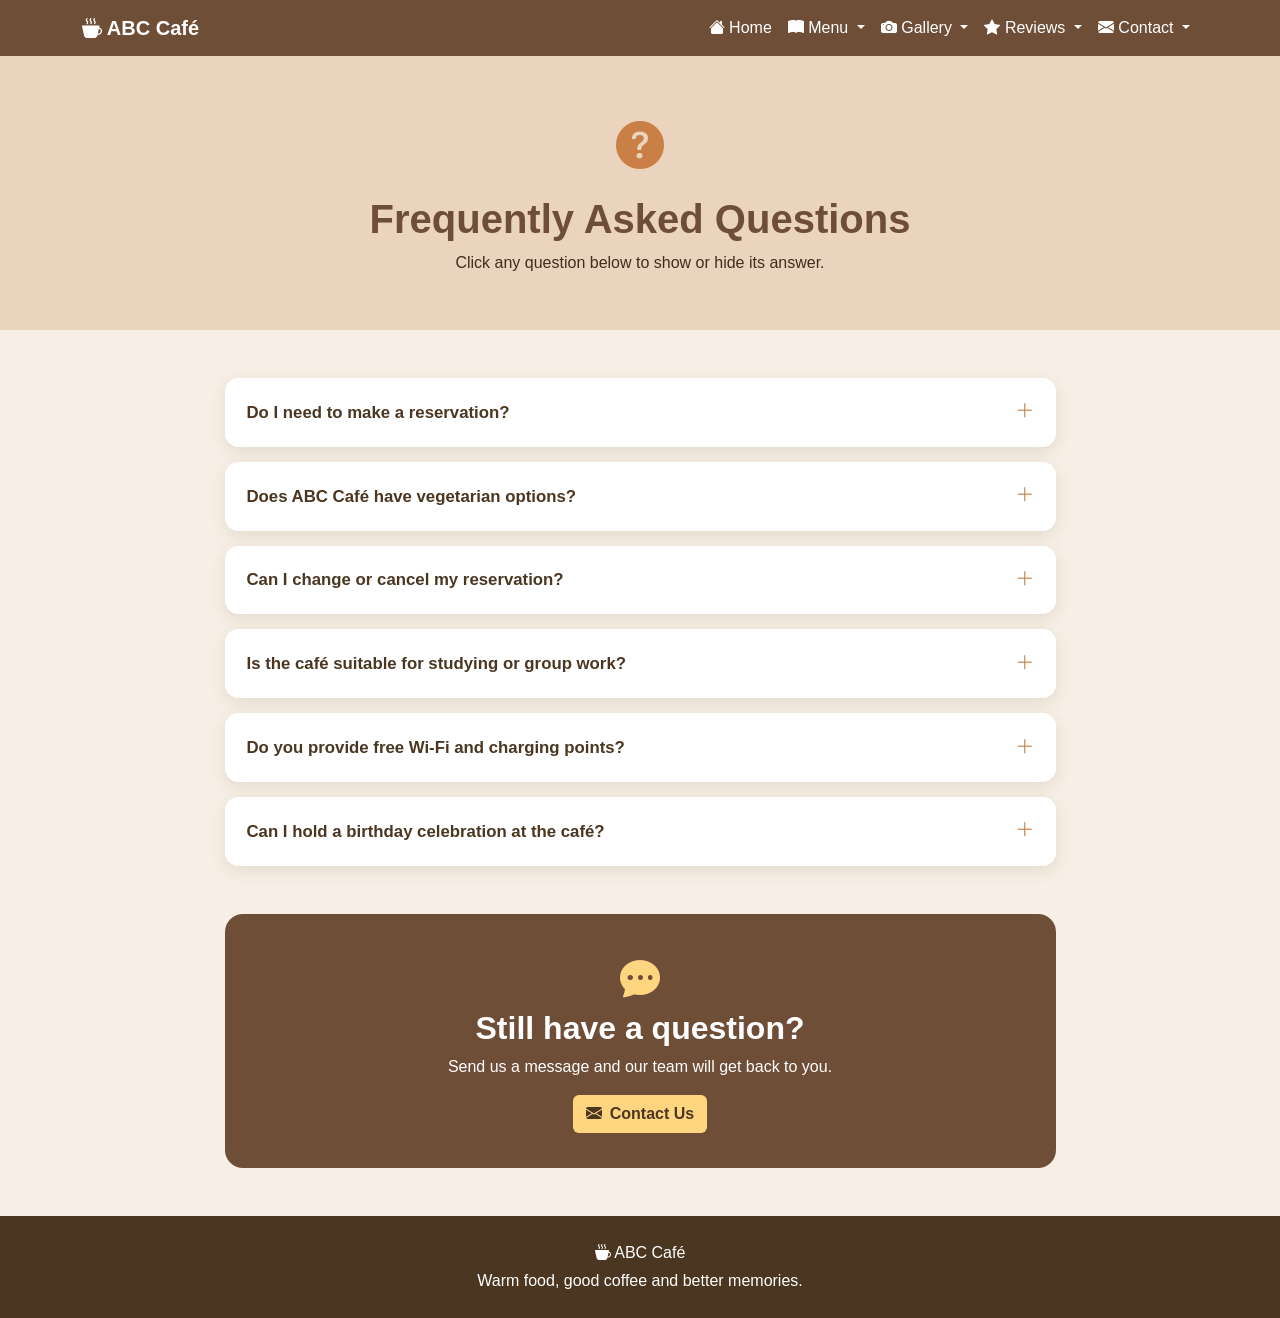
<file: faq.html>
<!DOCTYPE html>
<html lang="en">
<head>
    <meta charset="UTF-8">
    <meta name="viewport" content="width=device-width, initial-scale=1.0">
    <title>ABC Café | FAQ</title>

    <link href="https://cdn.jsdelivr.net/npm/bootstrap@5.3.3/dist/css/bootstrap.min.css" rel="stylesheet">
    <link href="https://cdn.jsdelivr.net/npm/bootstrap-icons@1.11.3/font/bootstrap-icons.css" rel="stylesheet">
    <link rel="stylesheet" href="css/faq.css">
</head>
<body>

<nav class="navbar navbar-expand-lg navbar-dark">
    <div class="container">
        <a class="navbar-brand" href="index.html">
            <i class="bi bi-cup-hot-fill"></i> ABC Café
        </a>

        <button class="navbar-toggler" type="button" data-bs-toggle="collapse"
                data-bs-target="#mainNavbar" aria-controls="mainNavbar"
                aria-expanded="false" aria-label="Toggle navigation">
            <span class="navbar-toggler-icon"></span>
        </button>

        <div class="collapse navbar-collapse" id="mainNavbar">
            <ul class="navbar-nav ms-auto">
                <li class="nav-item">
                    <a class="nav-link" href="index.html">
                        <i class="bi bi-house-fill"></i> Home
                    </a>
                </li>

                <li class="nav-item dropdown">
                    <a class="nav-link dropdown-toggle" href="#" role="button"
                       data-bs-toggle="dropdown">
                        <i class="bi bi-book-fill"></i> Menu
                    </a>
                    <ul class="dropdown-menu">
                        <li><a class="dropdown-item" href="menu.html"><i class="bi bi-book-fill me-2"></i>Food & Drinks</a></li>
                        <li><a class="dropdown-item" href="events.html"><i class="bi bi-megaphone-fill me-2"></i>Events & Specials</a></li>
                    </ul>
                </li>

                <li class="nav-item dropdown">
                    <a class="nav-link dropdown-toggle" href="#" role="button"
                       data-bs-toggle="dropdown">
                        <i class="bi bi-camera-fill"></i> Gallery
                    </a>
                    <ul class="dropdown-menu">
                        <li><a class="dropdown-item" href="gallery.html"><i class="bi bi-images me-2"></i>Photo Gallery</a></li>
                        <li><a class="dropdown-item" href="about.html"><i class="bi bi-people-fill me-2"></i>About Us</a></li>
                    </ul>
                </li>

                <li class="nav-item dropdown">
                    <a class="nav-link dropdown-toggle active" href="#" role="button"
                       data-bs-toggle="dropdown" aria-current="page">
                        <i class="bi bi-star-fill"></i> Reviews
                    </a>
                    <ul class="dropdown-menu">
                        <li><a class="dropdown-item" href="reviews.html"><i class="bi bi-chat-square-quote-fill me-2"></i>Customer Reviews</a></li>
                        <li><a class="dropdown-item active" href="faq.html"><i class="bi bi-question-circle-fill me-2"></i>FAQ</a></li>
                    </ul>
                </li>

                <li class="nav-item dropdown">
                    <a class="nav-link dropdown-toggle" href="#" role="button"
                       data-bs-toggle="dropdown">
                        <i class="bi bi-envelope-fill"></i> Contact
                    </a>
                    <ul class="dropdown-menu dropdown-menu-end">
                        <li><a class="dropdown-item" href="contact.html"><i class="bi bi-envelope-fill me-2"></i>Contact Us</a></li>
                        <li><a class="dropdown-item" href="reservations.html"><i class="bi bi-calendar-check-fill me-2"></i>Reservations</a></li>
                        <li><a class="dropdown-item" href="location.html"><i class="bi bi-geo-alt-fill me-2"></i>Location & Hours</a></li>
                    </ul>
                </li>
            </ul>
        </div>
    </div>
</nav>

<header class="page-header">
    <div class="container text-center">
        <i class="bi bi-question-circle-fill page-icon"></i>
        <h1>Frequently Asked Questions</h1>
        <p>Click any question below to show or hide its answer.</p>
    </div>
</header>

<main class="container py-5">
    <div class="row justify-content-center">
        <div class="col-lg-9">
            <div class="faq-list">
                <article class="faq-item">
                    <button class="faq-question" type="button" aria-expanded="false" aria-controls="answer1">
                        <span>Do I need to make a reservation?</span>
                        <i class="bi bi-plus-lg faq-icon" aria-hidden="true"></i>
                    </button>
                    <div class="faq-answer" id="answer1" hidden>
                        <p>Walk-ins are welcome, but we recommend making a reservation during weekends and event nights because tables may fill up quickly.</p>
                    </div>
                </article>

                <article class="faq-item">
                    <button class="faq-question" type="button" aria-expanded="false" aria-controls="answer2">
                        <span>Does ABC Café have vegetarian options?</span>
                        <i class="bi bi-plus-lg faq-icon" aria-hidden="true"></i>
                    </button>
                    <div class="faq-answer" id="answer2" hidden>
                        <p>Yes. We offer vegetarian dishes and drinks. Please tell our staff about any dietary requirements before ordering.</p>
                    </div>
                </article>

                <article class="faq-item">
                    <button class="faq-question" type="button" aria-expanded="false" aria-controls="answer3">
                        <span>Can I change or cancel my reservation?</span>
                        <i class="bi bi-plus-lg faq-icon" aria-hidden="true"></i>
                    </button>
                    <div class="faq-answer" id="answer3" hidden>
                        <p>Yes. Contact us as early as possible with your name, reservation date and reservation time so our staff can assist you.</p>
                    </div>
                </article>

                <article class="faq-item">
                    <button class="faq-question" type="button" aria-expanded="false" aria-controls="answer4">
                        <span>Is the café suitable for studying or group work?</span>
                        <i class="bi bi-plus-lg faq-icon" aria-hidden="true"></i>
                    </button>
                    <div class="faq-answer" id="answer4" hidden>
                        <p>Yes, especially during quieter weekday periods. We ask customers to be considerate and avoid taking large tables during busy hours.</p>
                    </div>
                </article>

                <article class="faq-item">
                    <button class="faq-question" type="button" aria-expanded="false" aria-controls="answer5">
                        <span>Do you provide free Wi-Fi and charging points?</span>
                        <i class="bi bi-plus-lg faq-icon" aria-hidden="true"></i>
                    </button>
                    <div class="faq-answer" id="answer5" hidden>
                        <p>Free Wi-Fi is available for customers. Charging points are available at selected seats and are used on a first-come, first-served basis.</p>
                    </div>
                </article>

                <article class="faq-item">
                    <button class="faq-question" type="button" aria-expanded="false" aria-controls="answer6">
                        <span>Can I hold a birthday celebration at the café?</span>
                        <i class="bi bi-plus-lg faq-icon" aria-hidden="true"></i>
                    </button>
                    <div class="faq-answer" id="answer6" hidden>
                        <p>Small celebrations are welcome. Add your request when making a reservation or contact us for larger groups and special arrangements.</p>
                    </div>
                </article>
            </div>

            <div class="contact-box text-center mt-5">
                <i class="bi bi-chat-dots-fill contact-icon"></i>
                <h2>Still have a question?</h2>
                <p>Send us a message and our team will get back to you.</p>
                <a href="contact.html" class="btn contact-button">
                    <i class="bi bi-envelope-fill me-2"></i>Contact Us
                </a>
            </div>
        </div>
    </div>
</main>

<footer class="site-footer text-center">
    <div class="container">
        <p class="mb-1"><i class="bi bi-cup-hot-fill"></i> ABC Café</p>
        <p class="mb-0">Warm food, good coffee and better memories.</p>
    </div>
</footer>

<script src="https://cdn.jsdelivr.net/npm/bootstrap@5.3.3/dist/js/bootstrap.bundle.min.js"></script>
<script src="js/faq.js"></script>
</body>
</html>
</file>
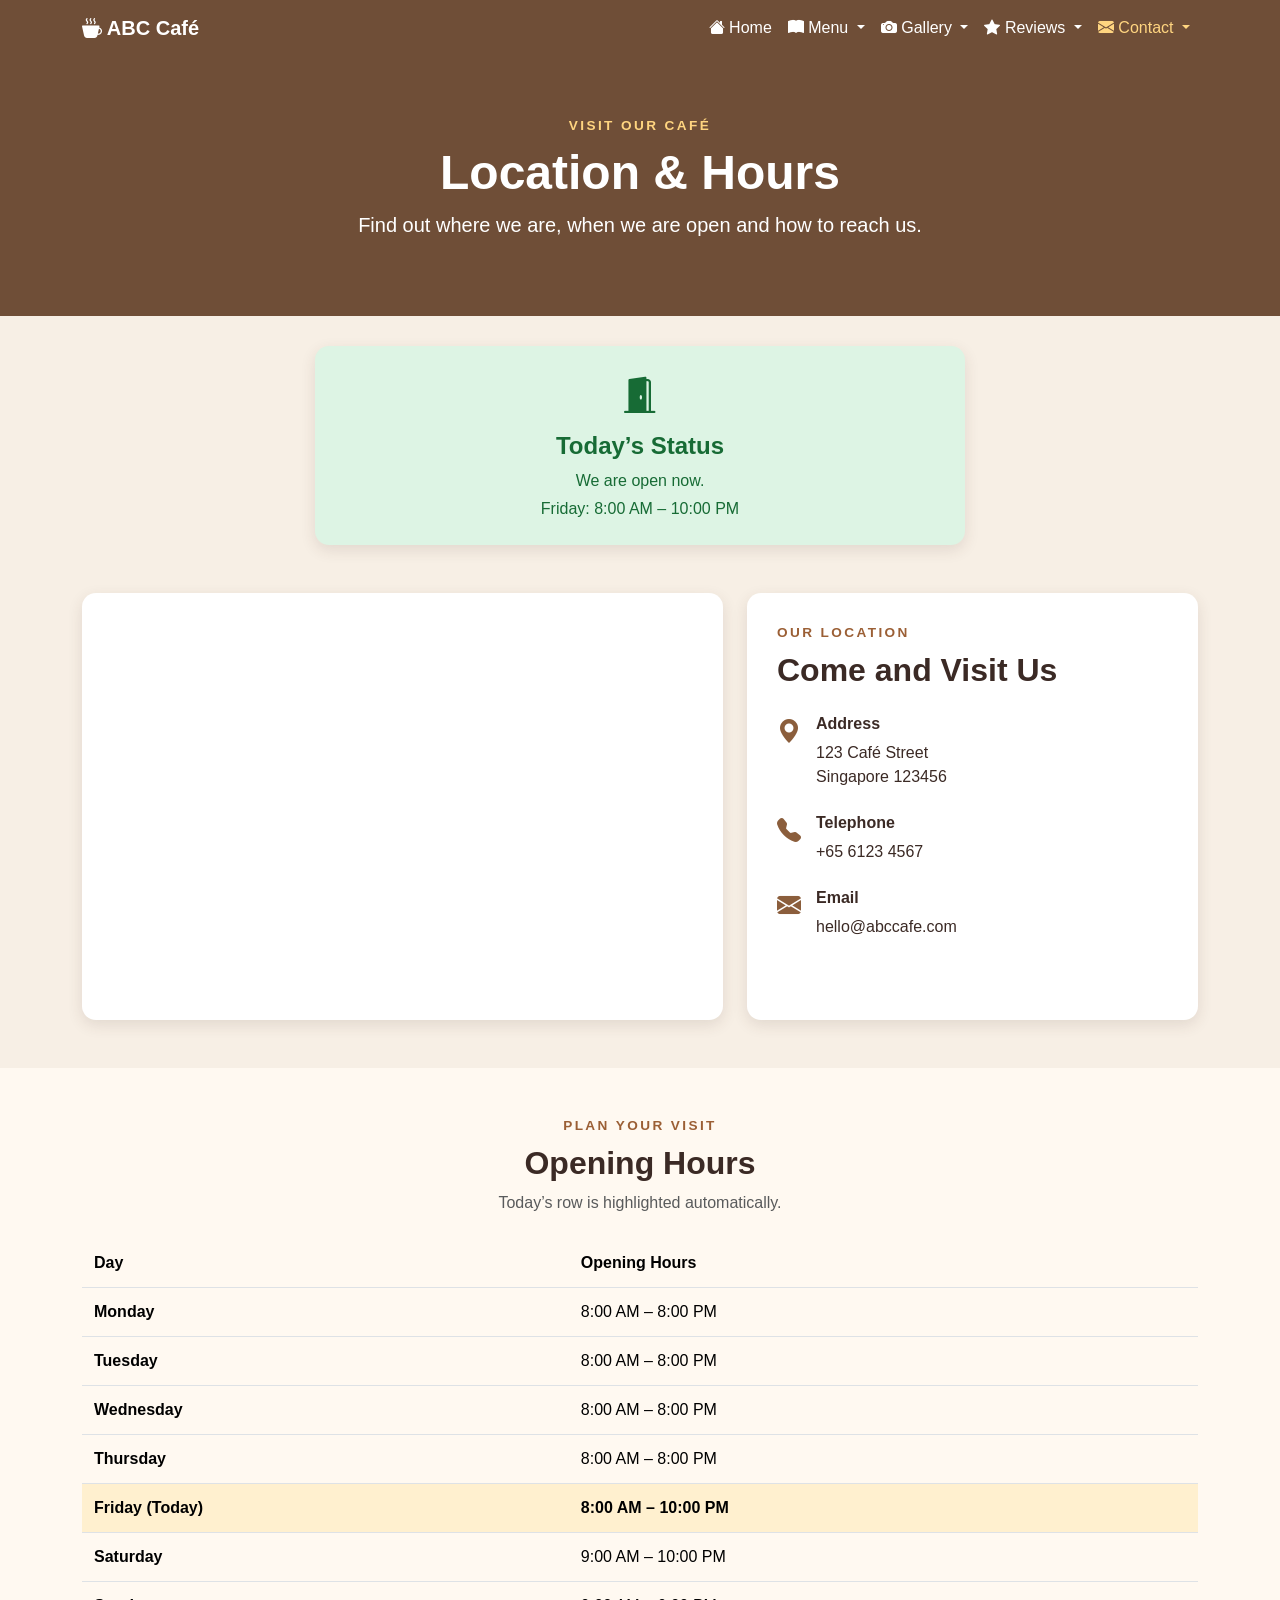
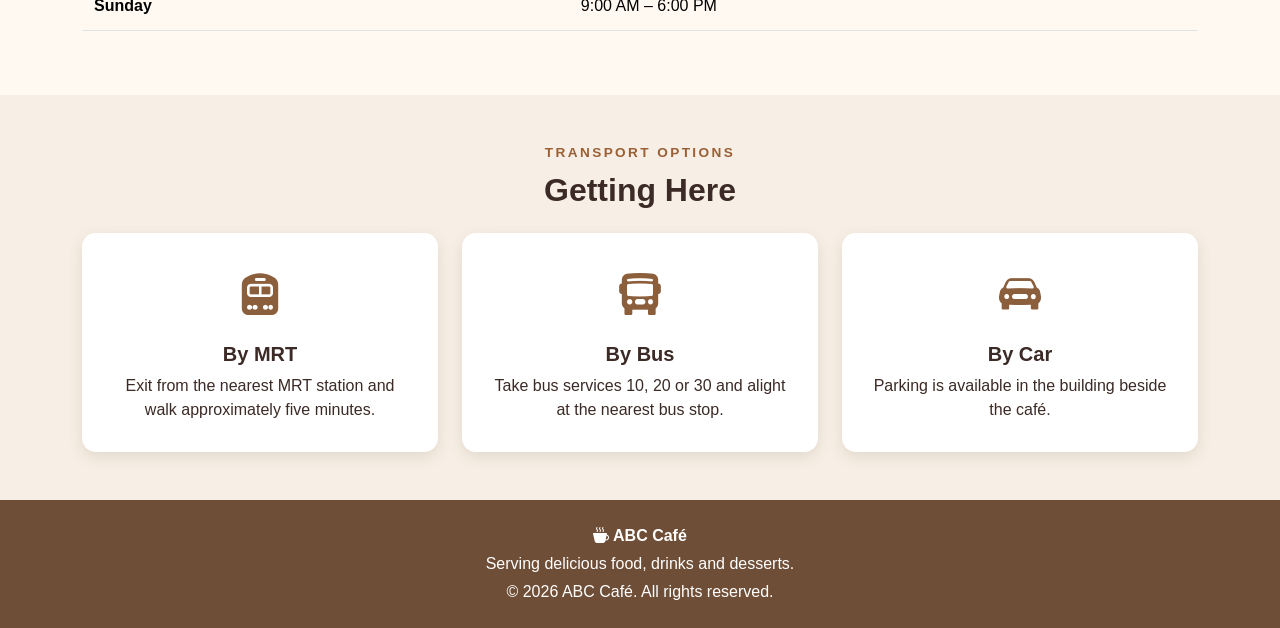
<file: location.html>
<!DOCTYPE html>
<html lang="en">
<head>
    <meta charset="UTF-8">
    <meta name="viewport" content="width=device-width, initial-scale=1.0">
    <title>ABC Café | Location & Hours</title>
    <link href="https://cdn.jsdelivr.net/npm/bootstrap@5.3.3/dist/css/bootstrap.min.css" rel="stylesheet">
    <link href="https://cdn.jsdelivr.net/npm/bootstrap-icons@1.11.3/font/bootstrap-icons.css" rel="stylesheet">
    <link rel="stylesheet" href="css/location.css">
</head>
<body>
<nav class="navbar navbar-expand-lg navbar-dark">
    <div class="container">
        <a class="navbar-brand" href="index.html">
            <i class="bi bi-cup-hot-fill"></i> ABC Café
        </a>

        <button class="navbar-toggler" type="button" data-bs-toggle="collapse"
                data-bs-target="#mainNavbar" aria-controls="mainNavbar"
                aria-expanded="false" aria-label="Toggle navigation">
            <span class="navbar-toggler-icon"></span>
        </button>

        <div class="collapse navbar-collapse" id="mainNavbar">
            <ul class="navbar-nav ms-auto">
                <li class="nav-item">
                    <a class="nav-link" href="index.html">
                        <i class="bi bi-house-fill"></i> Home
                    </a>
                </li>

                <li class="nav-item dropdown">
                    <a class="nav-link dropdown-toggle" href="#" role="button"
                       data-bs-toggle="dropdown">
                        <i class="bi bi-book-fill"></i> Menu
                    </a>
                    <ul class="dropdown-menu">
                        <li><a class="dropdown-item" href="menu.html"><i class="bi bi-book-fill me-2"></i>Food & Drinks</a></li>
                        <li><a class="dropdown-item" href="events.html"><i class="bi bi-megaphone-fill me-2"></i>Events & Specials</a></li>
                    </ul>
                </li>

                <li class="nav-item dropdown">
                    <a class="nav-link dropdown-toggle" href="#" role="button"
                       data-bs-toggle="dropdown">
                        <i class="bi bi-camera-fill"></i> Gallery
                    </a>
                    <ul class="dropdown-menu">
                        <li><a class="dropdown-item" href="gallery.html"><i class="bi bi-images me-2"></i>Photo Gallery</a></li>
                        <li><a class="dropdown-item" href="about.html"><i class="bi bi-people-fill me-2"></i>About Us</a></li>
                    </ul>
                </li>

                <li class="nav-item dropdown">
                    <a class="nav-link dropdown-toggle" href="#" role="button"
                       data-bs-toggle="dropdown">
                        <i class="bi bi-star-fill"></i> Reviews
                    </a>
                    <ul class="dropdown-menu">
                        <li><a class="dropdown-item" href="reviews.html"><i class="bi bi-chat-square-quote-fill me-2"></i>Customer Reviews</a></li>
                        <li><a class="dropdown-item" href="faq.html"><i class="bi bi-question-circle-fill me-2"></i>FAQ</a></li>
                    </ul>
                </li>

                <li class="nav-item dropdown">
                    <a class="nav-link dropdown-toggle active" href="#" role="button"
                       data-bs-toggle="dropdown" aria-current="page">
                        <i class="bi bi-envelope-fill"></i> Contact
                    </a>
                    <ul class="dropdown-menu dropdown-menu-end">
                        <li><a class="dropdown-item" href="contact.html"><i class="bi bi-envelope-fill me-2"></i>Contact Us</a></li>
                        <li><a class="dropdown-item" href="reservations.html"><i class="bi bi-calendar-check-fill me-2"></i>Reservations</a></li>
                        <li><a class="dropdown-item active" href="location.html"><i class="bi bi-geo-alt-fill me-2"></i>Location & Hours</a></li>
                    </ul>
                </li>
            </ul>
        </div>
    </div>
</nav>
<!-- Page Header -->
    <header class="location-header text-center">
        <div class="container">
            <p class="section-label mb-2">VISIT OUR CAFÉ</p>

            <h1 class="display-5 fw-bold">
                Location & Hours
            </h1>

            <p class="lead mx-auto">
                Find out where we are, when we are open and how to reach us.
            </p>
        </div>
    </header>

    <main>
        <!-- Open or Closed Status -->
        <section class="container status-section">
            <div id="cafeStatus"
                 class="status-card text-center"
                 aria-live="polite">

                <i id="statusIcon"
                   class="bi bi-clock-fill"></i>

                <h2 class="h4 fw-bold mt-2">
                    Today’s Status
                </h2>

                <p id="statusMessage" class="mb-1">
                    Checking our opening status...
                </p>

                <p id="todayLabel" class="mb-0"></p>
            </div>
        </section>

        <!-- Location Section -->
        <section class="container py-5">
            <div class="row g-4 align-items-stretch">

                <!-- Map -->
                <div class="col-12 col-lg-7">
                    <div class="map-container h-100">
                        <iframe
                            src="https://www.google.com/maps?q=Singapore&output=embed"
                            title="Map showing the location of ABC Café"
                            loading="lazy"
                            allowfullscreen>
                        </iframe>
                    </div>
                </div>

                <!-- Address -->
                <div class="col-12 col-lg-5">
                    <div class="location-card h-100">
                        <p class="section-label mb-2">OUR LOCATION</p>

                        <h2 class="fw-bold">
                            Come and Visit Us
                        </h2>

                        <div class="location-detail">
                            <i class="bi bi-geo-alt-fill"></i>

                            <div>
                                <h3 class="h6 fw-bold">Address</h3>
                                <p class="mb-0">
                                    123 Café Street<br>
                                    Singapore 123456
                                </p>
                            </div>
                        </div>

                        <div class="location-detail">
                            <i class="bi bi-telephone-fill"></i>

                            <div>
                                <h3 class="h6 fw-bold">Telephone</h3>
                                <p class="mb-0">+65 6123 4567</p>
                            </div>
                        </div>

                        <div class="location-detail">
                            <i class="bi bi-envelope-fill"></i>

                            <div>
                                <h3 class="h6 fw-bold">Email</h3>
                                <p class="mb-0">hello@abccafe.com</p>
                            </div>
                        </div>
                    </div>
                </div>

            </div>
        </section>

        <!-- Opening Hours -->
        <section class="hours-section py-5">
            <div class="container">
                <div class="text-center mb-4">
                    <p class="section-label mb-2">PLAN YOUR VISIT</p>
                    <h2 class="fw-bold">Opening Hours</h2>
                    <p class="text-muted">
                        Today’s row is highlighted automatically.
                    </p>
                </div>

                <div class="table-responsive">
                    <table class="table hours-table">
                        <thead>
                            <tr>
                                <th scope="col">Day</th>
                                <th scope="col">Opening Hours</th>
                            </tr>
                        </thead>

                        <tbody>
                            <tr data-day="1"
                                data-open="8"
                                data-close="20">
                                <th scope="row">Monday</th>
                                <td>8:00 AM – 8:00 PM</td>
                            </tr>

                            <tr data-day="2"
                                data-open="8"
                                data-close="20">
                                <th scope="row">Tuesday</th>
                                <td>8:00 AM – 8:00 PM</td>
                            </tr>

                            <tr data-day="3"
                                data-open="8"
                                data-close="20">
                                <th scope="row">Wednesday</th>
                                <td>8:00 AM – 8:00 PM</td>
                            </tr>

                            <tr data-day="4"
                                data-open="8"
                                data-close="20">
                                <th scope="row">Thursday</th>
                                <td>8:00 AM – 8:00 PM</td>
                            </tr>

                            <tr data-day="5"
                                data-open="8"
                                data-close="22">
                                <th scope="row">Friday</th>
                                <td>8:00 AM – 10:00 PM</td>
                            </tr>

                            <tr data-day="6"
                                data-open="9"
                                data-close="22">
                                <th scope="row">Saturday</th>
                                <td>9:00 AM – 10:00 PM</td>
                            </tr>

                            <tr data-day="0"
                                data-open="9"
                                data-close="18">
                                <th scope="row">Sunday</th>
                                <td>9:00 AM – 6:00 PM</td>
                            </tr>
                        </tbody>
                    </table>
                </div>
            </div>
        </section>

        <!-- Getting Here -->
        <section class="container py-5">
            <div class="text-center mb-4">
                <p class="section-label mb-2">TRANSPORT OPTIONS</p>
                <h2 class="fw-bold">Getting Here</h2>
            </div>

            <div class="row g-4">

                <article class="col-12 col-md-4">
                    <div class="travel-card h-100 text-center">
                        <i class="bi bi-train-front-fill"></i>
                        <h3 class="h5 fw-bold mt-3">By MRT</h3>
                        <p class="mb-0">
                            Exit from the nearest MRT station and walk
                            approximately five minutes.
                        </p>
                    </div>
                </article>

                <article class="col-12 col-md-4">
                    <div class="travel-card h-100 text-center">
                        <i class="bi bi-bus-front-fill"></i>
                        <h3 class="h5 fw-bold mt-3">By Bus</h3>
                        <p class="mb-0">
                            Take bus services 10, 20 or 30 and alight
                            at the nearest bus stop.
                        </p>
                    </div>
                </article>

                <article class="col-12 col-md-4">
                    <div class="travel-card h-100 text-center">
                        <i class="bi bi-car-front-fill"></i>
                        <h3 class="h5 fw-bold mt-3">By Car</h3>
                        <p class="mb-0">
                            Parking is available in the building beside
                            the café.
                        </p>
                    </div>
                </article>

            </div>
        </section>
    </main>

    <!-- Footer -->
    <footer class="site-footer py-4 text-center">
        <div class="container">
            <p class="fw-bold mb-1">
                <i class="bi bi-cup-hot-fill"></i>
                ABC Café
            </p>

            <p class="mb-1">
                Serving delicious food, drinks and desserts.
            </p>

            <p class="mb-0">
                &copy; 2026 ABC Café. All rights reserved.
            </p>
        </div>
    </footer>

    <!-- Bootstrap JavaScript -->
    <script src="https://cdn.jsdelivr.net/npm/bootstrap@5.3.3/dist/js/bootstrap.bundle.min.js"></script>

    <!-- Custom JavaScript -->
    <script src="js/location.js"></script>
</body>

</html>
</file>
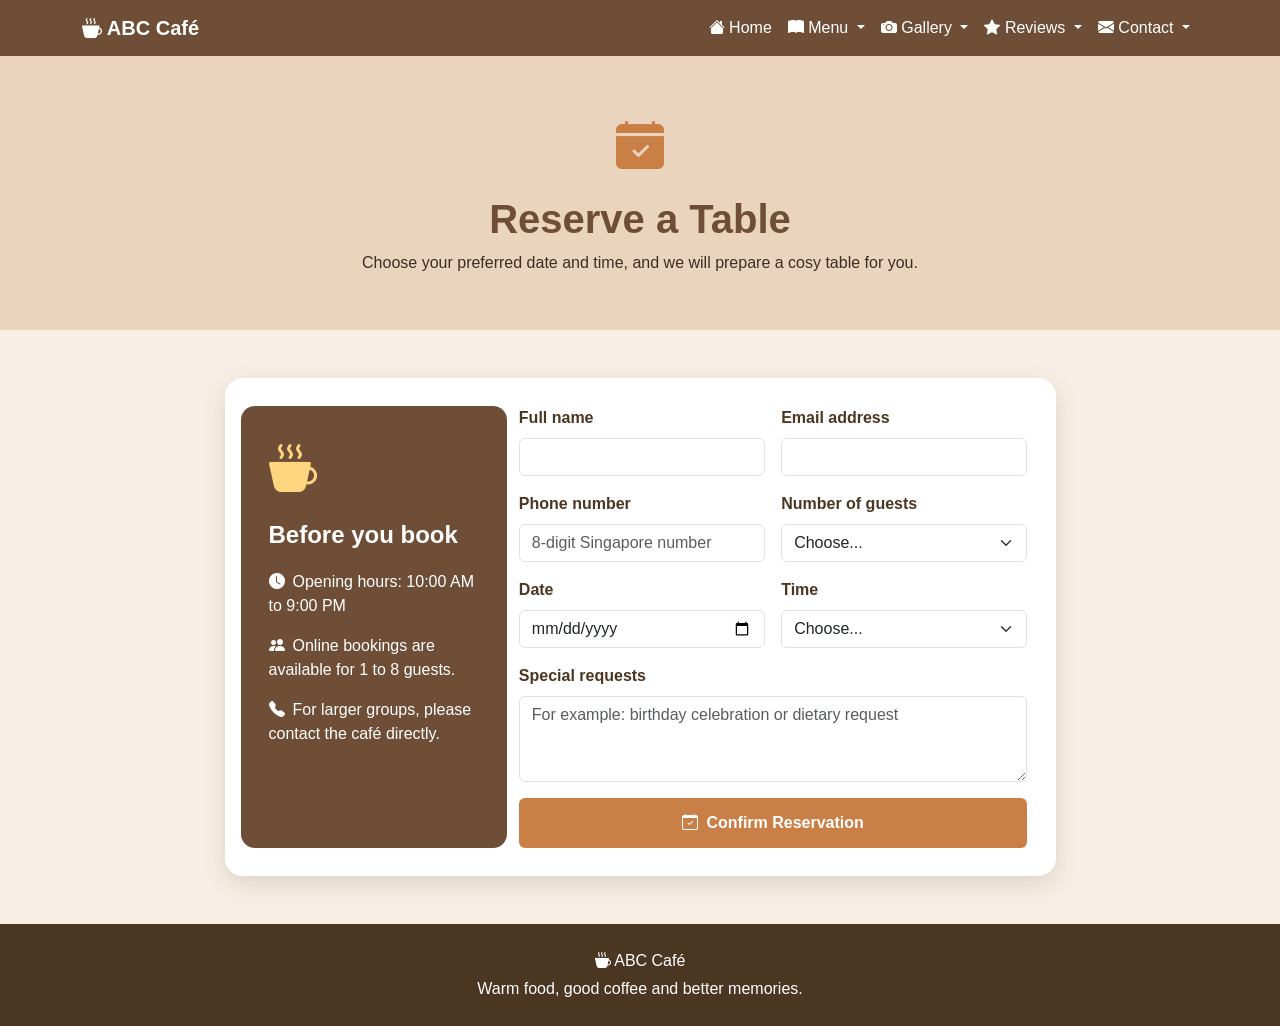
<file: reservations.html>
<!DOCTYPE html>
<html lang="en">
<head>
    <meta charset="UTF-8">
    <meta name="viewport" content="width=device-width, initial-scale=1.0">
    <title>ABC Café | Reservations</title>

    <link href="https://cdn.jsdelivr.net/npm/bootstrap@5.3.3/dist/css/bootstrap.min.css" rel="stylesheet">
    <link href="https://cdn.jsdelivr.net/npm/bootstrap-icons@1.11.3/font/bootstrap-icons.css" rel="stylesheet">
    <link rel="stylesheet" href="css/reservations.css">
</head>
<body>

<nav class="navbar navbar-expand-lg navbar-dark">
    <div class="container">
        <a class="navbar-brand" href="index.html">
            <i class="bi bi-cup-hot-fill"></i> ABC Café
        </a>

        <button class="navbar-toggler" type="button" data-bs-toggle="collapse"
                data-bs-target="#mainNavbar" aria-controls="mainNavbar"
                aria-expanded="false" aria-label="Toggle navigation">
            <span class="navbar-toggler-icon"></span>
        </button>

        <div class="collapse navbar-collapse" id="mainNavbar">
            <ul class="navbar-nav ms-auto">
                <li class="nav-item">
                    <a class="nav-link" href="index.html">
                        <i class="bi bi-house-fill"></i> Home
                    </a>
                </li>

                <li class="nav-item dropdown">
                    <a class="nav-link dropdown-toggle" href="#" role="button"
                       data-bs-toggle="dropdown">
                        <i class="bi bi-book-fill"></i> Menu
                    </a>
                    <ul class="dropdown-menu">
                        <li><a class="dropdown-item" href="menu.html"><i class="bi bi-book-fill me-2"></i>Food & Drinks</a></li>
                        <li><a class="dropdown-item" href="events.html"><i class="bi bi-megaphone-fill me-2"></i>Events & Specials</a></li>
                    </ul>
                </li>

                <li class="nav-item dropdown">
                    <a class="nav-link dropdown-toggle" href="#" role="button"
                       data-bs-toggle="dropdown">
                        <i class="bi bi-camera-fill"></i> Gallery
                    </a>
                    <ul class="dropdown-menu">
                        <li><a class="dropdown-item" href="gallery.html"><i class="bi bi-images me-2"></i>Photo Gallery</a></li>
                        <li><a class="dropdown-item" href="about.html"><i class="bi bi-people-fill me-2"></i>About Us</a></li>
                    </ul>
                </li>

                <li class="nav-item dropdown">
                    <a class="nav-link dropdown-toggle" href="#" role="button"
                       data-bs-toggle="dropdown">
                        <i class="bi bi-star-fill"></i> Reviews
                    </a>
                    <ul class="dropdown-menu">
                        <li><a class="dropdown-item" href="reviews.html"><i class="bi bi-chat-square-quote-fill me-2"></i>Customer Reviews</a></li>
                        <li><a class="dropdown-item" href="faq.html"><i class="bi bi-question-circle-fill me-2"></i>FAQ</a></li>
                    </ul>
                </li>

                <li class="nav-item dropdown">
                    <a class="nav-link dropdown-toggle active" href="#" role="button"
                       data-bs-toggle="dropdown" aria-current="page">
                        <i class="bi bi-envelope-fill"></i> Contact
                    </a>
                    <ul class="dropdown-menu dropdown-menu-end">
                        <li><a class="dropdown-item" href="contact.html"><i class="bi bi-envelope-fill me-2"></i>Contact Us</a></li>
                        <li><a class="dropdown-item active" href="reservations.html"><i class="bi bi-calendar-check-fill me-2"></i>Reservations</a></li>
                        <li><a class="dropdown-item" href="location.html"><i class="bi bi-geo-alt-fill me-2"></i>Location & Hours</a></li>
                    </ul>
                </li>
            </ul>
        </div>
    </div>
</nav>

<header class="page-header">
    <div class="container text-center">
        <i class="bi bi-calendar-check-fill page-icon"></i>
        <h1>Reserve a Table</h1>
        <p>Choose your preferred date and time, and we will prepare a cosy table for you.</p>
    </div>
</header>

<main class="container py-5">
    <div class="row justify-content-center">
        <div class="col-lg-9">
            <div class="reservation-card">
                <div class="row g-4 align-items-stretch">
                    <div class="col-md-4 reservation-info">
                        <i class="bi bi-cup-hot-fill info-icon"></i>
                        <h2>Before you book</h2>
                        <p><i class="bi bi-clock-fill me-2"></i>Opening hours: 10:00 AM to 9:00 PM</p>
                        <p><i class="bi bi-people-fill me-2"></i>Online bookings are available for 1 to 8 guests.</p>
                        <p><i class="bi bi-telephone-fill me-2"></i>For larger groups, please contact the café directly.</p>
                    </div>

                    <div class="col-md-8">
                        <form id="reservationForm" novalidate>
                            <div class="row g-3">
                                <div class="col-md-6">
                                    <label for="customerName" class="form-label">Full name</label>
                                    <input type="text" class="form-control" id="customerName" required>
                                    <div class="invalid-feedback">Please enter your full name.</div>
                                </div>

                                <div class="col-md-6">
                                    <label for="customerEmail" class="form-label">Email address</label>
                                    <input type="email" class="form-control" id="customerEmail" required>
                                    <div class="invalid-feedback">Please enter a valid email address.</div>
                                </div>

                                <div class="col-md-6">
                                    <label for="customerPhone" class="form-label">Phone number</label>
                                    <input type="tel" class="form-control" id="customerPhone"
                                           placeholder="8-digit Singapore number" pattern="[0-9]{8}" required>
                                    <div class="invalid-feedback">Please enter exactly 8 digits.</div>
                                </div>

                                <div class="col-md-6">
                                    <label for="partySize" class="form-label">Number of guests</label>
                                    <select class="form-select" id="partySize" required>
                                        <option value="">Choose...</option>
                                        <option value="1">1 guest</option>
                                        <option value="2">2 guests</option>
                                        <option value="3">3 guests</option>
                                        <option value="4">4 guests</option>
                                        <option value="5">5 guests</option>
                                        <option value="6">6 guests</option>
                                        <option value="7">7 guests</option>
                                        <option value="8">8 guests</option>
                                    </select>
                                    <div class="invalid-feedback">Please select the number of guests.</div>
                                </div>

                                <div class="col-md-6">
                                    <label for="reservationDate" class="form-label">Date</label>
                                    <input type="date" class="form-control" id="reservationDate" required>
                                    <div class="invalid-feedback">Please select a valid date.</div>
                                </div>

                                <div class="col-md-6">
                                    <label for="reservationTime" class="form-label">Time</label>
                                    <select class="form-select" id="reservationTime" required>
                                        <option value="">Choose...</option>
                                        <option value="10:00 AM">10:00 AM</option>
                                        <option value="11:00 AM">11:00 AM</option>
                                        <option value="12:00 PM">12:00 PM</option>
                                        <option value="1:00 PM">1:00 PM</option>
                                        <option value="2:00 PM">2:00 PM</option>
                                        <option value="3:00 PM">3:00 PM</option>
                                        <option value="4:00 PM">4:00 PM</option>
                                        <option value="5:00 PM">5:00 PM</option>
                                        <option value="6:00 PM">6:00 PM</option>
                                        <option value="7:00 PM">7:00 PM</option>
                                        <option value="8:00 PM">8:00 PM</option>
                                    </select>
                                    <div class="invalid-feedback">Please select a reservation time.</div>
                                </div>

                                <div class="col-12">
                                    <label for="specialRequest" class="form-label">Special requests</label>
                                    <textarea class="form-control" id="specialRequest" rows="3"
                                              placeholder="For example: birthday celebration or dietary request"></textarea>
                                </div>

                                <div class="col-12">
                                    <button type="submit" class="btn reservation-button w-100">
                                        <i class="bi bi-calendar-check me-2"></i>Confirm Reservation
                                    </button>
                                </div>
                            </div>
                        </form>

                        <div id="confirmationMessage" class="alert alert-success mt-4 d-none" role="status" aria-live="polite"></div>
                    </div>
                </div>
            </div>
        </div>
    </div>
</main>

<footer class="site-footer text-center">
    <div class="container">
        <p class="mb-1"><i class="bi bi-cup-hot-fill"></i> ABC Café</p>
        <p class="mb-0">Warm food, good coffee and better memories.</p>
    </div>
</footer>

<script src="https://cdn.jsdelivr.net/npm/bootstrap@5.3.3/dist/js/bootstrap.bundle.min.js"></script>
<script src="js/reservations.js"></script>
</body>
</html>
</file>
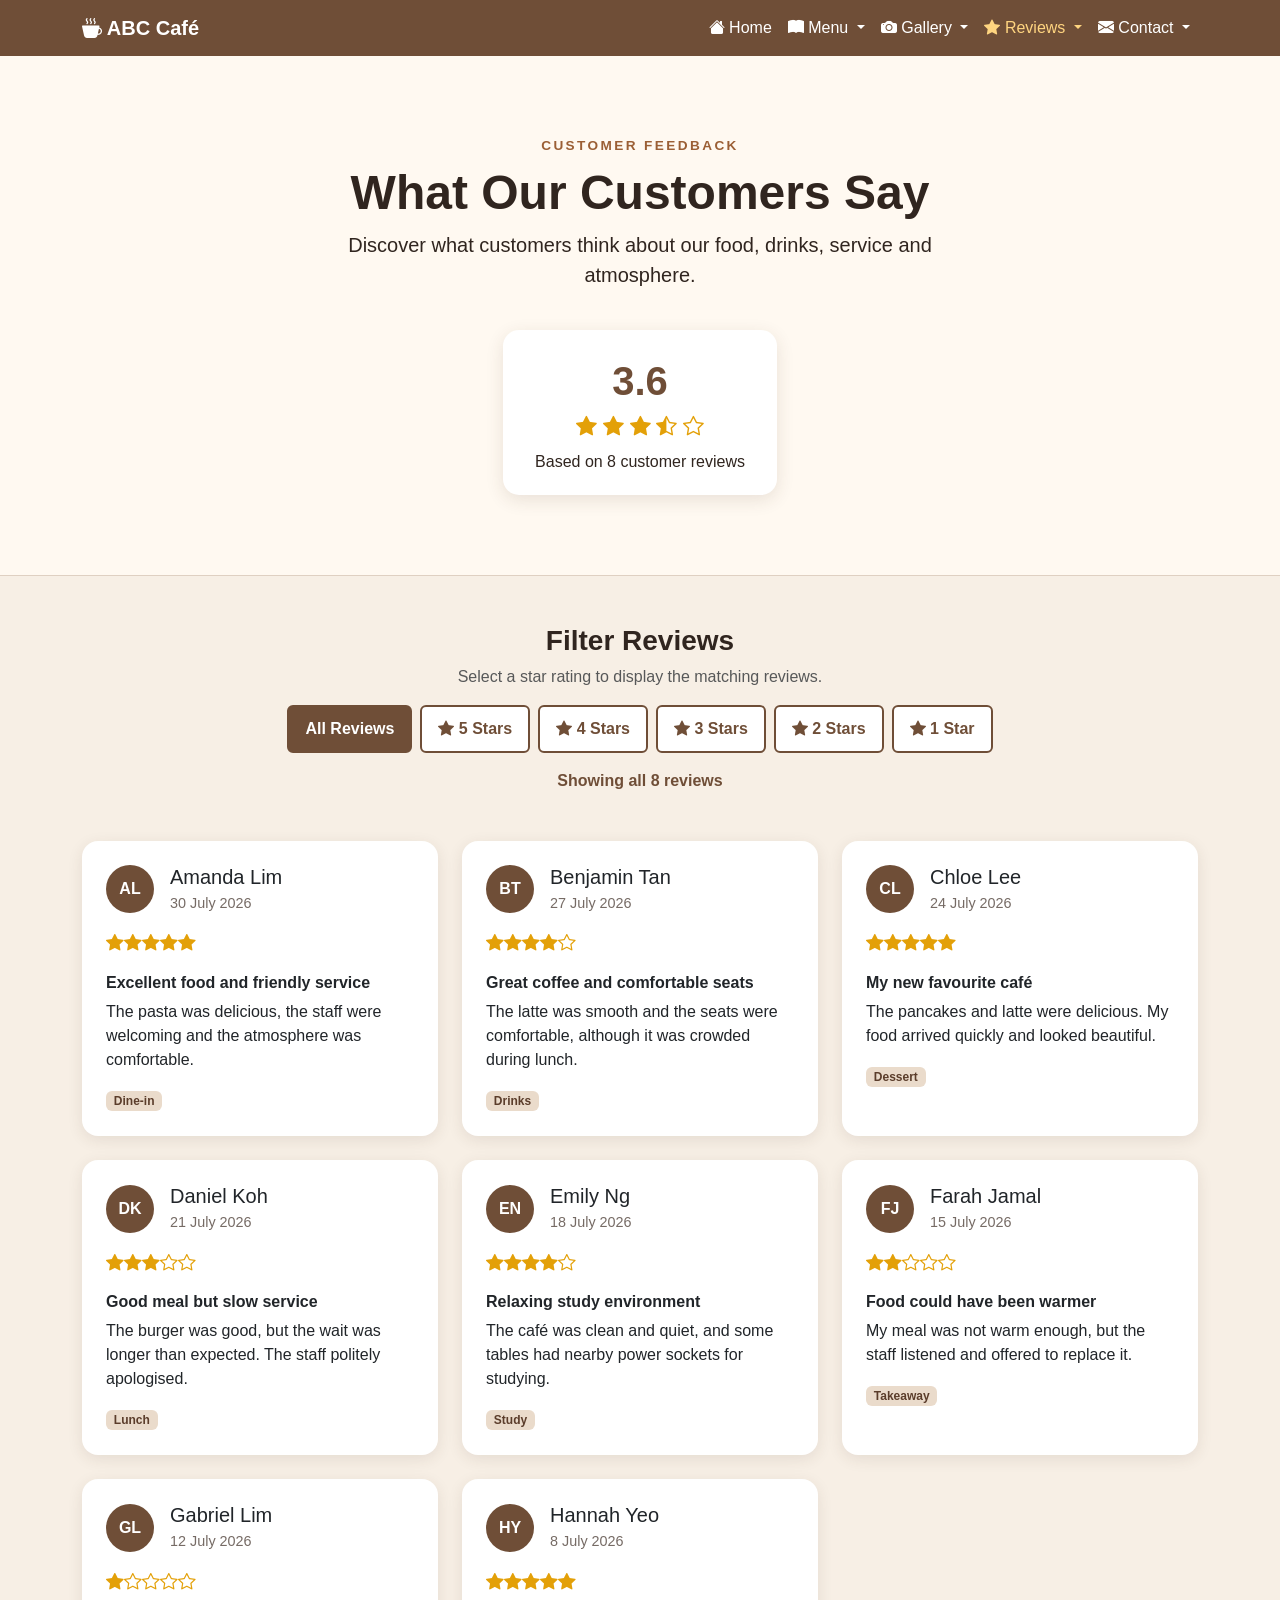
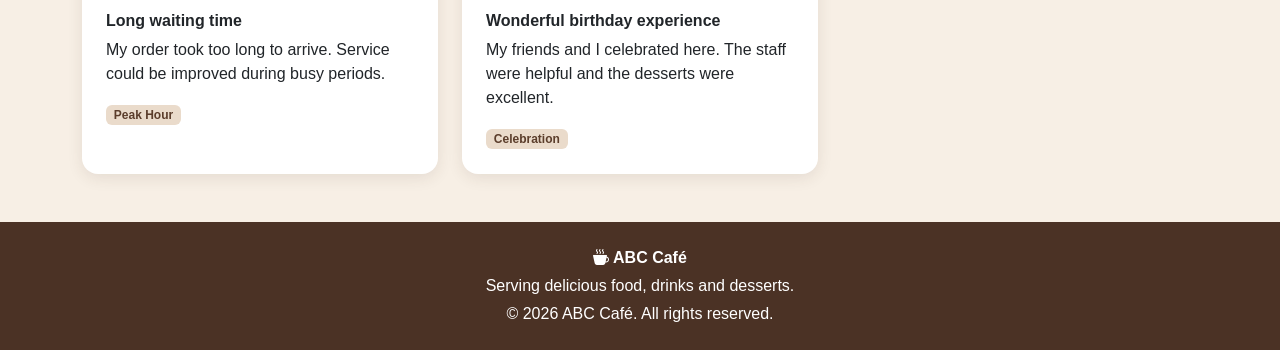
<file: reviews.html>
<!DOCTYPE html>
<html lang="en">

<head>
    <meta charset="UTF-8">
    <meta name="viewport" content="width=device-width, initial-scale=1.0">
    <title>ABC Café | Reviews</title>

    <link href="https://cdn.jsdelivr.net/npm/bootstrap@5.3.3/dist/css/bootstrap.min.css" rel="stylesheet">
    <link href="https://cdn.jsdelivr.net/npm/bootstrap-icons@1.11.3/font/bootstrap-icons.css" rel="stylesheet">
    <link rel="stylesheet" href="css/reviews.css">
</head>

<body>
    <!-- Navbar -->
    <nav class="navbar navbar-expand-lg navbar-dark">
        <div class="container">
            <a class="navbar-brand" href="index.html">
                <i class="bi bi-cup-hot-fill"></i> ABC Café
            </a>

            <button class="navbar-toggler" type="button" data-bs-toggle="collapse"
                    data-bs-target="#mainNavbar" aria-controls="mainNavbar"
                    aria-expanded="false" aria-label="Toggle navigation">
                <span class="navbar-toggler-icon"></span>
            </button>

            <div class="collapse navbar-collapse" id="mainNavbar">
                <ul class="navbar-nav ms-auto">
                    <li class="nav-item">
                        <a class="nav-link" href="index.html">
                            <i class="bi bi-house-fill"></i> Home
                        </a>
                    </li>

                    <li class="nav-item dropdown">
                        <a class="nav-link dropdown-toggle" href="#" role="button"
                           data-bs-toggle="dropdown">
                            <i class="bi bi-book-fill"></i> Menu
                        </a>
                        <ul class="dropdown-menu">
                            <li><a class="dropdown-item" href="menu.html"><i class="bi bi-book-fill me-2"></i>Food &amp; Drinks</a></li>
                            <li><a class="dropdown-item" href="events.html"><i class="bi bi-megaphone-fill me-2"></i>Events &amp; Specials</a></li>
                        </ul>
                    </li>

                    <li class="nav-item dropdown">
                        <a class="nav-link dropdown-toggle" href="#" role="button"
                           data-bs-toggle="dropdown">
                            <i class="bi bi-camera-fill"></i> Gallery
                        </a>
                        <ul class="dropdown-menu">
                            <li><a class="dropdown-item" href="gallery.html"><i class="bi bi-images me-2"></i>Photo Gallery</a></li>
                            <li><a class="dropdown-item" href="about.html"><i class="bi bi-people-fill me-2"></i>About Us</a></li>
                        </ul>
                    </li>

                    <li class="nav-item dropdown">
                        <a class="nav-link dropdown-toggle active" href="#" role="button"
                           data-bs-toggle="dropdown" aria-current="page">
                            <i class="bi bi-star-fill"></i> Reviews
                        </a>
                        <ul class="dropdown-menu">
                            <li><a class="dropdown-item active" href="reviews.html"><i class="bi bi-chat-square-quote-fill me-2"></i>Customer Reviews</a></li>
                            <li><a class="dropdown-item" href="faq.html"><i class="bi bi-question-circle-fill me-2"></i>FAQ</a></li>
                        </ul>
                    </li>

                    <li class="nav-item dropdown">
                        <a class="nav-link dropdown-toggle" href="#" role="button"
                           data-bs-toggle="dropdown">
                            <i class="bi bi-envelope-fill"></i> Contact
                        </a>
                        <ul class="dropdown-menu dropdown-menu-end">
                            <li><a class="dropdown-item" href="contact.html"><i class="bi bi-envelope-fill me-2"></i>Contact Us</a></li>
                            <li><a class="dropdown-item" href="reservations.html"><i class="bi bi-calendar-check-fill me-2"></i>Reservations</a></li>
                            <li><a class="dropdown-item" href="location.html"><i class="bi bi-geo-alt-fill me-2"></i>Location &amp; Hours</a></li>
                        </ul>
                    </li>
                </ul>
            </div>
        </div>
    </nav>

    <header class="reviews-header text-center">
        <div class="container">
            <p class="section-label mb-2">CUSTOMER FEEDBACK</p>
            <h1 class="display-5 fw-bold">What Our Customers Say</h1>
            <p class="lead mx-auto">Discover what customers think about our food, drinks, service and atmosphere.</p>

            <div class="overall-rating mt-4">
                <span class="rating-number">3.6</span>
                <div class="overall-stars" role="img" aria-label="Average rating: 3.6 out of 5 stars">
                    <i class="bi bi-star-fill" aria-hidden="true"></i>
                    <i class="bi bi-star-fill" aria-hidden="true"></i>
                    <i class="bi bi-star-fill" aria-hidden="true"></i>
                    <i class="bi bi-star-half" aria-hidden="true"></i>
                    <i class="bi bi-star" aria-hidden="true"></i>
                </div>
                <p class="mb-0">Based on 8 customer reviews</p>
            </div>
        </div>
    </header>

    <main class="container py-5">
        <section class="filter-section text-center mb-5" aria-labelledby="filterHeading">
            <h2 id="filterHeading" class="h3 fw-bold">Filter Reviews</h2>
            <p class="text-muted">Select a star rating to display the matching reviews.</p>

            <div class="filter-buttons d-flex flex-wrap justify-content-center gap-2" role="group" aria-label="Filter reviews by star rating">
                <button type="button" class="btn filter-btn active" data-rating="all">All Reviews</button>
                <button type="button" class="btn filter-btn" data-rating="5"><i class="bi bi-star-fill"></i> 5 Stars</button>
                <button type="button" class="btn filter-btn" data-rating="4"><i class="bi bi-star-fill"></i> 4 Stars</button>
                <button type="button" class="btn filter-btn" data-rating="3"><i class="bi bi-star-fill"></i> 3 Stars</button>
                <button type="button" class="btn filter-btn" data-rating="2"><i class="bi bi-star-fill"></i> 2 Stars</button>
                <button type="button" class="btn filter-btn" data-rating="1"><i class="bi bi-star-fill"></i> 1 Star</button>
            </div>

            <p id="reviewCount" class="review-count mt-3 mb-0" aria-live="polite">Showing all 8 reviews</p>
        </section>

        <section aria-label="Customer reviews">
            <div class="row g-4">
                <article class="col-12 col-md-6 col-lg-4 review-item" data-rating="5">
                    <div class="card review-card h-100"><div class="card-body">
                        <div class="d-flex align-items-center mb-3">
                            <div class="customer-avatar me-3" aria-hidden="true">AL</div>
                            <div><h3 class="h5 mb-1">Amanda Lim</h3><p class="review-date mb-0">30 July 2026</p></div>
                        </div>
                        <div class="review-stars mb-3" role="img" aria-label="5 out of 5 stars"><i class="bi bi-star-fill" aria-hidden="true"></i><i class="bi bi-star-fill" aria-hidden="true"></i><i class="bi bi-star-fill" aria-hidden="true"></i><i class="bi bi-star-fill" aria-hidden="true"></i><i class="bi bi-star-fill" aria-hidden="true"></i></div>
                        <h4 class="h6 fw-bold">Excellent food and friendly service</h4>
                        <p class="card-text">The pasta was delicious, the staff were welcoming and the atmosphere was comfortable.</p>
                        <span class="badge review-badge">Dine-in</span>
                    </div></div>
                </article>

                <article class="col-12 col-md-6 col-lg-4 review-item" data-rating="4">
                    <div class="card review-card h-100"><div class="card-body">
                        <div class="d-flex align-items-center mb-3">
                            <div class="customer-avatar me-3" aria-hidden="true">BT</div>
                            <div><h3 class="h5 mb-1">Benjamin Tan</h3><p class="review-date mb-0">27 July 2026</p></div>
                        </div>
                        <div class="review-stars mb-3" role="img" aria-label="4 out of 5 stars"><i class="bi bi-star-fill" aria-hidden="true"></i><i class="bi bi-star-fill" aria-hidden="true"></i><i class="bi bi-star-fill" aria-hidden="true"></i><i class="bi bi-star-fill" aria-hidden="true"></i><i class="bi bi-star" aria-hidden="true"></i></div>
                        <h4 class="h6 fw-bold">Great coffee and comfortable seats</h4>
                        <p class="card-text">The latte was smooth and the seats were comfortable, although it was crowded during lunch.</p>
                        <span class="badge review-badge">Drinks</span>
                    </div></div>
                </article>

                <article class="col-12 col-md-6 col-lg-4 review-item" data-rating="5">
                    <div class="card review-card h-100"><div class="card-body">
                        <div class="d-flex align-items-center mb-3">
                            <div class="customer-avatar me-3" aria-hidden="true">CL</div>
                            <div><h3 class="h5 mb-1">Chloe Lee</h3><p class="review-date mb-0">24 July 2026</p></div>
                        </div>
                        <div class="review-stars mb-3" role="img" aria-label="5 out of 5 stars"><i class="bi bi-star-fill" aria-hidden="true"></i><i class="bi bi-star-fill" aria-hidden="true"></i><i class="bi bi-star-fill" aria-hidden="true"></i><i class="bi bi-star-fill" aria-hidden="true"></i><i class="bi bi-star-fill" aria-hidden="true"></i></div>
                        <h4 class="h6 fw-bold">My new favourite café</h4>
                        <p class="card-text">The pancakes and latte were delicious. My food arrived quickly and looked beautiful.</p>
                        <span class="badge review-badge">Dessert</span>
                    </div></div>
                </article>

                <article class="col-12 col-md-6 col-lg-4 review-item" data-rating="3">
                    <div class="card review-card h-100"><div class="card-body">
                        <div class="d-flex align-items-center mb-3">
                            <div class="customer-avatar me-3" aria-hidden="true">DK</div>
                            <div><h3 class="h5 mb-1">Daniel Koh</h3><p class="review-date mb-0">21 July 2026</p></div>
                        </div>
                        <div class="review-stars mb-3" role="img" aria-label="3 out of 5 stars"><i class="bi bi-star-fill" aria-hidden="true"></i><i class="bi bi-star-fill" aria-hidden="true"></i><i class="bi bi-star-fill" aria-hidden="true"></i><i class="bi bi-star" aria-hidden="true"></i><i class="bi bi-star" aria-hidden="true"></i></div>
                        <h4 class="h6 fw-bold">Good meal but slow service</h4>
                        <p class="card-text">The burger was good, but the wait was longer than expected. The staff politely apologised.</p>
                        <span class="badge review-badge">Lunch</span>
                    </div></div>
                </article>

                <article class="col-12 col-md-6 col-lg-4 review-item" data-rating="4">
                    <div class="card review-card h-100"><div class="card-body">
                        <div class="d-flex align-items-center mb-3">
                            <div class="customer-avatar me-3" aria-hidden="true">EN</div>
                            <div><h3 class="h5 mb-1">Emily Ng</h3><p class="review-date mb-0">18 July 2026</p></div>
                        </div>
                        <div class="review-stars mb-3" role="img" aria-label="4 out of 5 stars"><i class="bi bi-star-fill" aria-hidden="true"></i><i class="bi bi-star-fill" aria-hidden="true"></i><i class="bi bi-star-fill" aria-hidden="true"></i><i class="bi bi-star-fill" aria-hidden="true"></i><i class="bi bi-star" aria-hidden="true"></i></div>
                        <h4 class="h6 fw-bold">Relaxing study environment</h4>
                        <p class="card-text">The café was clean and quiet, and some tables had nearby power sockets for studying.</p>
                        <span class="badge review-badge">Study</span>
                    </div></div>
                </article>

                <article class="col-12 col-md-6 col-lg-4 review-item" data-rating="2">
                    <div class="card review-card h-100"><div class="card-body">
                        <div class="d-flex align-items-center mb-3">
                            <div class="customer-avatar me-3" aria-hidden="true">FJ</div>
                            <div><h3 class="h5 mb-1">Farah Jamal</h3><p class="review-date mb-0">15 July 2026</p></div>
                        </div>
                        <div class="review-stars mb-3" role="img" aria-label="2 out of 5 stars"><i class="bi bi-star-fill" aria-hidden="true"></i><i class="bi bi-star-fill" aria-hidden="true"></i><i class="bi bi-star" aria-hidden="true"></i><i class="bi bi-star" aria-hidden="true"></i><i class="bi bi-star" aria-hidden="true"></i></div>
                        <h4 class="h6 fw-bold">Food could have been warmer</h4>
                        <p class="card-text">My meal was not warm enough, but the staff listened and offered to replace it.</p>
                        <span class="badge review-badge">Takeaway</span>
                    </div></div>
                </article>

                <article class="col-12 col-md-6 col-lg-4 review-item" data-rating="1">
                    <div class="card review-card h-100"><div class="card-body">
                        <div class="d-flex align-items-center mb-3">
                            <div class="customer-avatar me-3" aria-hidden="true">GL</div>
                            <div><h3 class="h5 mb-1">Gabriel Lim</h3><p class="review-date mb-0">12 July 2026</p></div>
                        </div>
                        <div class="review-stars mb-3" role="img" aria-label="1 out of 5 stars"><i class="bi bi-star-fill" aria-hidden="true"></i><i class="bi bi-star" aria-hidden="true"></i><i class="bi bi-star" aria-hidden="true"></i><i class="bi bi-star" aria-hidden="true"></i><i class="bi bi-star" aria-hidden="true"></i></div>
                        <h4 class="h6 fw-bold">Long waiting time</h4>
                        <p class="card-text">My order took too long to arrive. Service could be improved during busy periods.</p>
                        <span class="badge review-badge">Peak Hour</span>
                    </div></div>
                </article>

                <article class="col-12 col-md-6 col-lg-4 review-item" data-rating="5">
                    <div class="card review-card h-100"><div class="card-body">
                        <div class="d-flex align-items-center mb-3">
                            <div class="customer-avatar me-3" aria-hidden="true">HY</div>
                            <div><h3 class="h5 mb-1">Hannah Yeo</h3><p class="review-date mb-0">8 July 2026</p></div>
                        </div>
                        <div class="review-stars mb-3" role="img" aria-label="5 out of 5 stars"><i class="bi bi-star-fill" aria-hidden="true"></i><i class="bi bi-star-fill" aria-hidden="true"></i><i class="bi bi-star-fill" aria-hidden="true"></i><i class="bi bi-star-fill" aria-hidden="true"></i><i class="bi bi-star-fill" aria-hidden="true"></i></div>
                        <h4 class="h6 fw-bold">Wonderful birthday experience</h4>
                        <p class="card-text">My friends and I celebrated here. The staff were helpful and the desserts were excellent.</p>
                        <span class="badge review-badge">Celebration</span>
                    </div></div>
                </article>
            </div>

            <div id="noReviewsMessage" class="no-reviews text-center d-none" aria-live="polite">
                <i class="bi bi-chat-square-text"></i>
                <h3 class="h4 mt-3">No reviews found</h3>
                <p class="text-muted">There are currently no reviews with this rating.</p>
            </div>
        </section>
    </main>

    <footer class="site-footer py-4 text-center">
        <div class="container">
            <p class="fw-bold mb-1"><i class="bi bi-cup-hot-fill"></i> ABC Café</p>
            <p class="mb-1">Serving delicious food, drinks and desserts.</p>
            <p class="mb-0">&copy; 2026 ABC Café. All rights reserved.</p>
        </div>
    </footer>

    <script src="https://cdn.jsdelivr.net/npm/bootstrap@5.3.3/dist/js/bootstrap.bundle.min.js"></script>
    <script src="js/reviews.js"></script>
</body>

</html>
</file>
<file: css/index.css>
body {
            background-image:
                linear-gradient(
                    rgba(45, 25, 20, 0.55),
                    rgba(45, 25, 20, 0.55)
                ),
                url("https://wallpapersok.com/images/hd/cozy-and-aesthetic-cafe-bar-j7hjejzb0cwlu0i8.jpg");

            background-size: cover;
            background-position: center;
            background-repeat: no-repeat;
            background-attachment: fixed;

            color: white;
            font-family: Arial, sans-serif;
            min-height: 100vh;
        }

        /* Navbar */

        .navbar {
            background-color: #6F4E37;
        }

        .navbar-brand,
        .nav-link {
            color: white !important;
        }

        .navbar-brand {
            font-weight: bold;
        }

        .nav-link:hover,
        .nav-link.active {
            color: #FFD580 !important;
        }

        /* Dropdown */

        .dropdown-menu {
            border: none;
            border-radius: 10px;
            box-shadow: 0 5px 12px rgba(0,0,0,0.15);
        }

        .dropdown-item:hover {
            background-color: #F7EFE5;
            color: #6F4E37;
        }

        /* Hero */

        .hero {
            background-color: rgba(111, 78, 55, 0.92);
            margin-top: 50px;
            padding: 70px 30px;
            border-radius: 15px;
            text-align: center;
            box-shadow: 0 5px 20px rgba(0,0,0,0.25);
        }

        .hero h1 {
            font-size: 50px;
            font-weight: bold;
        }

        .hero p {
            font-size: 20px;
            margin-top: 20px;
            margin-bottom: 30px;
        }

        /* Menu Button */

        .btn-coffee {
            background-color: #A67B5B;
            color: white;
            border: none;
            padding: 12px 30px;
        }

        .btn-coffee:hover {
            background-color: #8B5E3C;
            color: white;
        }

        /* Features */

        .features {
            margin-top: 60px;
            margin-bottom: 60px;
        }

        .feature-box {
            background-color: rgba(111, 78, 55, 0.92);
            padding: 30px;
            border-radius: 12px;
            text-align: center;
            height: 100%;
            transition: 0.3s;
            box-shadow: 0 5px 15px rgba(0,0,0,0.2);
        }

        .feature-box:hover {
            transform: translateY(-5px);
        }

        .feature-box i {
            font-size: 45px;
            color: #FFD580;
        }

        .feature-box h2 {
            margin-top: 20px;
        }

        /* Footer */

        footer {
            background-color: #6F4E37;
            text-align: center;
            padding: 20px;
            margin-top: 40px;
        }

        footer p {
            margin: 0;
        }
</file>
<file: css/about.css>
body {
    background-color: #f7efe5;
    color: #30251f;
    font-family: Arial, sans-serif;
}

.navbar {
    background-color: #6f4e37;
}

.navbar-brand,
.nav-link {
    color: white !important;
}

.navbar-brand {
    font-weight: bold;
}

.nav-link:hover,
.nav-link.active {
    color: #ffd580 !important;
}

.dropdown-menu {
    border: none;
    border-radius: 10px;
    box-shadow: 0 5px 12px rgba(0, 0, 0, 0.15);
}

.dropdown-item:hover {
    background-color: #f7efe5;
    color: #6f4e37;
}

.dropdown-item.active {
    background-color: #6f4e37;
    color: white;
}

.about-header {
    padding: 5rem 1rem;
    background-color: #fff9f1;
    border-bottom: 1px solid #dfd0c2;
}

.about-header .lead {
    max-width: 700px;
}

.section-label {
    color: #9b5f35;
    font-size: 0.85rem;
    font-weight: bold;
    letter-spacing: 0.15rem;
}

.story-image {
    width: 100%;
    height: 350px;
    object-fit: cover;
    border-radius: 1rem;
}

.motto-section {
    background-color: #6f4e37;
    color: white;
}

.motto-icon {
    color: #ffd580;
    font-size: 2rem;
}

.motto-text {
    font-size: 1.3rem;
}

.values-section {
    background-color: #fff9f1;
}

.value-card,
.staff-card {
    border: none;
    border-radius: 1rem;
    box-shadow: 0 4px 15px rgba(72, 48, 36, 0.1);
}

.value-icon {
    color: #9b5f35;
    font-size: 2rem;
}

.staff-photo {
    width: 100%;
    height: 500px;
    object-fit: cover;
}

.biography-title {
    font-family: Georgia, "Times New Roman", serif;
    font-weight: bold;
    color: #6f4e37;
    text-align: center;
    margin-bottom: 15px;
}

.staff-name {
    border: none;
    background: none;
    color: #6f4e37;
    font-size: 1.2rem;
    font-weight: bold;
}

.staff-name:hover {
    color: #9b5f35;
}

.staff-name:focus-visible {
    outline: 3px solid #e0a663;
    outline-offset: 3px;
}

.staff-role {
    color: #766b65;
    font-weight: bold;
}

.staff-bio {
    padding-top: 1rem;
    border-top: 1px solid #dfd0c2;
}

.team-section {
    padding-bottom: 5rem !important;
}

.site-footer {
    background-color: #4b3225;
    color: white;
}

@media (max-width: 767px) {
    .about-header {
        padding: 3.5rem 1rem;
    }

    .about-header h1 {
        font-size: 2rem;
    }

    .story-image {
        height: 260px;
    }
}
</file>
<file: css/contact.css>
body {
<<<<<<< HEAD
    background-color: #F7EFE5;
    color: #3B2A25;
    font-family: Arial, sans-serif;
    margin: 0;
}

/* Navbar */

.navbar {
    background-color: #6F4E37;
}

.navbar-brand,
.nav-link {
    color: white !important;
}

.navbar-brand {
    font-weight: bold;
}

.nav-link:hover,
.nav-link.active {
    color: #FFD580 !important;
}

.dropdown-menu {
    border: none;
    border-radius: 10px;
    box-shadow: 0 5px 12px rgba(0, 0, 0, 0.15);
}

.dropdown-item:hover,
.dropdown-item.active {
    background-color: #F7EFE5;
    color: #6F4E37;
}

/* Contact Header */

.contact-header {
    background-color: #6F4E37;
    color: white;
    text-align: center;
    padding: 60px 20px;
}

.contact-header h1 {
    font-size: 45px;
    font-weight: bold;
}

.contact-header p {
    font-size: 18px;
    margin-bottom: 0;
}

.contact-header i {
    color: #FFD580;
}

/* Contact Section */

.contact-section {
    padding-top: 50px;
    padding-bottom: 50px;
}

/* Contact Form */

.contact-form {
    background-color: white;
    padding: 30px;
    border-radius: 15px;
    box-shadow: 0 5px 15px rgba(75, 46, 43, 0.15);
}

.contact-form h2 {
    color: #4B2E2B;
    font-weight: bold;
    margin-bottom: 25px;
}

.form-label {
    color: #4B2E2B;
    font-weight: bold;
}

.form-control {
    border: 1px solid #D8C5B5;
    border-radius: 8px;
    padding: 10px;
}

.form-control:focus {
    border-color: #A67B5B;
    box-shadow: 0 0 0 3px rgba(166, 123, 91, 0.15);
}

/* Message Box */

textarea.form-control {
    min-height: 150px;
    resize: vertical;
}

/* Submit Button */

.btn-contact {
    background-color: #6F4E37;
    color: white;
    border: none;
    padding: 10px 25px;
    border-radius: 8px;
}

.btn-contact:hover {
    background-color: #8B5E3C;
    color: white;
}

/* Contact Information */

.contact-info {
    background-color: white;
    padding: 30px;
    border-radius: 15px;
    box-shadow: 0 5px 15px rgba(75, 46, 43, 0.15);
    height: 100%;
}

.contact-info h2 {
    color: #4B2E2B;
    font-weight: bold;
    margin-bottom: 25px;
}

.contact-item {
    margin-bottom: 25px;
}

.contact-item i {
    color: #A67B5B;
    font-size: 25px;
    margin-right: 10px;
}

.contact-item h3 {
    color: #4B2E2B;
    font-size: 18px;
    font-weight: bold;
}

.contact-item p {
    color: #666;
    margin-bottom: 0;
}

/* Thank You Message */

#thankYouMessage {
    background-color: #E9F5E9;
    color: #356B35;
    padding: 15px;
    border-radius: 8px;
    margin-top: 20px;
}

/* Footer */

.site-footer,
footer {
    background-color: #6F4E37;
    color: white;
    text-align: center;
    padding: 20px;
}

.site-footer p,
footer p {
    margin: 0;
}

/* Mobile */

@media (max-width: 768px) {

    .contact-header {
        padding: 40px 15px;
    }

    .contact-header h1 {
        font-size: 35px;
    }

    .contact-form,
    .contact-info {
        padding: 20px;
    }

    .contact-info {
        margin-top: 25px;
    }
}
=======
            background-color: #F7EFE5;
            font-family: Arial, sans-serif;
        }

        .navbar {
            background-color: #6F4E37;
        }

        .navbar-brand,
        .nav-link {
            color: white !important;
        }

        .navbar-brand {
            font-weight: bold;
        }

        .nav-link:hover,
        .nav-link.active {
            color: #FFD580 !important;
        }

        .dropdown-menu {
            border: none;
            border-radius: 10px;
            box-shadow: 0 5px 12px rgba(0,0,0,0.15);
        }

        .dropdown-item:hover {
            background-color: #F7EFE5;
            color: #6F4E37;
        }

        .contact-container {
            background-color: white;
            margin-top: 50px;
            margin-bottom: 50px;
            padding: 40px;
            border-radius: 15px;
            box-shadow: 0 0 15px rgba(0,0,0,0.15);
        }

        .contact-title {
            color: #4B2E2B;
            font-weight: bold;
        }

        .contact-info {
            background-color: #6F4E37;
            color: white;
            padding: 30px;
            border-radius: 12px;
            height: 100%;
        }

        .contact-info i {
            color: #FFD580;
            margin-right: 8px;
        }

        .btn-coffee {
            background-color: #6F4E37;
            color: white;
            border: none;
        }

        .btn-coffee:hover {
            background-color: #4B2E2B;
            color: white;
        }

        
footer {
            background-color: #6F4E37;
            color: white;
            text-align: center;
            padding: 20px;
        }
>>>>>>> 2496718c25fcd3a5ecef944f9ea6f94277fd9d98
</file>
<file: css/events.css>
body {
    background-color: #f7efe5;
    color: #3f2d20;
    font-family: Arial, sans-serif;
}

.navbar {
    background-color: #6f4e37;
}

.navbar-brand {
    color: white;
    font-weight: bold;
}

.navbar-brand:hover,
.nav-link {
    color: white;
}

.nav-link:hover,
.nav-link.active {
    color: #ffd580;
}

.dropdown-menu {
    border: none;
    border-radius: 10px;
    box-shadow: 0 5px 12px rgba(0, 0, 0, 0.15);
}

.dropdown-item:hover,
.dropdown-item.active {
    background-color: #f7efe5;
    color: #6f4e37;
}

.page-header {
    background-color: #ead4bd;
    padding: 55px 0;
}

.page-header h1 {
    color: #6f4e37;
    font-weight: bold;
    margin-top: 12px;
}

.page-header p {
    margin-bottom: 0;
}

.page-icon {
    color: #c97f45;
    font-size: 3rem;
}

.week-buttons {
    background-color: white;
    border-radius: 12px;
    box-shadow: 0 4px 14px rgba(70, 44, 27, 0.12);
    padding: 6px;
}

.week-button {
    border: none;
    border-radius: 9px;
    color: #6f4e37;
    font-weight: bold;
    min-width: 130px;
}

.week-button:hover,
.week-button.active {
    background-color: #c97f45;
    color: white;
}

.week-description {
    color: #6f4e37;
}

.section-title {
    color: #6f4e37;
    font-size: 1.75rem;
    font-weight: bold;
    margin-bottom: 24px;
    text-align: center;
}

.event-card {
    background-color: white;
    border-bottom: 5px solid #c97f45;
    border-radius: 16px;
    box-shadow: 0 6px 18px rgba(70, 44, 27, 0.12);
    padding: 26px;
    transition: transform 0.2s ease, box-shadow 0.2s ease;
}

.event-card:hover {
    box-shadow: 0 10px 24px rgba(70, 44, 27, 0.18);
    transform: translateY(-5px);
}

.event-card h3 {
    color: #6f4e37;
    font-size: 1.35rem;
    font-weight: bold;
    margin: 14px 0 10px;
}

.event-icon {
    color: #c97f45;
    font-size: 2.5rem;
}

.event-label {
    background-color: #f4dfc9;
    border-radius: 20px;
    color: #6f4e37;
    display: inline-block;
    font-size: 0.85rem;
    font-weight: bold;
    margin-left: 8px;
    padding: 6px 10px;
    vertical-align: middle;
}

.event-time {
    color: #a85f2d;
    font-weight: 600;
}

.reservation-callout {
    background-color: #6f4e37;
    border-radius: 18px;
    color: white;
    padding: 35px 20px;
}

.reservation-callout h2 {
    font-weight: bold;
}

.reserve-link {
    background-color: #ffd580;
    color: #4b3621;
    font-weight: bold;
}

.reserve-link:hover {
    background-color: #f1bd5e;
    color: #4b3621;
}

.site-footer {
    background-color: #4b3621;
    color: white;
    padding: 25px 0;
}

@media (max-width: 576px) {
    .week-button {
        min-width: 110px;
    }
}
</file>
<file: css/faq.css>
body {
    background-color: #f7efe5;
    color: #3f2d20;
    font-family: Arial, sans-serif;
}

.navbar {
    background-color: #6f4e37;
}

.navbar-brand {
    color: white;
    font-weight: bold;
}

.navbar-brand:hover,
.nav-link {
    color: white;
}

.nav-link:hover,
.nav-link.active {
    color: #ffd580;
}

.dropdown-menu {
    border: none;
    border-radius: 10px;
    box-shadow: 0 5px 12px rgba(0, 0, 0, 0.15);
}

.dropdown-item:hover,
.dropdown-item.active {
    background-color: #f7efe5;
    color: #6f4e37;
}

.page-header {
    background-color: #ead4bd;
    padding: 55px 0;
}

.page-header h1 {
    color: #6f4e37;
    font-weight: bold;
    margin-top: 12px;
}

.page-header p {
    margin-bottom: 0;
}

.page-icon {
    color: #c97f45;
    font-size: 3rem;
}

.faq-list {
    display: grid;
    gap: 15px;
}

.faq-item {
    background-color: white;
    border-radius: 14px;
    box-shadow: 0 5px 16px rgba(70, 44, 27, 0.11);
    overflow: hidden;
}

.faq-question {
    align-items: center;
    background-color: white;
    border: none;
    color: #4b3621;
    display: flex;
    font-size: 1.05rem;
    font-weight: bold;
    justify-content: space-between;
    padding: 20px 22px;
    text-align: left;
    width: 100%;
}

.faq-question:hover,
.faq-question[aria-expanded="true"] {
    background-color: #f4dfc9;
    color: #6f4e37;
}

.faq-icon {
    color: #c97f45;
    font-size: 1.2rem;
    margin-left: 15px;
    transition: transform 0.2s ease;
}

.faq-question[aria-expanded="true"] .faq-icon {
    transform: rotate(45deg);
}

.faq-answer {
    border-top: 1px solid #ead4bd;
    padding: 18px 22px;
}

.faq-answer p {
    margin-bottom: 0;
}

.contact-box {
    background-color: #6f4e37;
    border-radius: 18px;
    color: white;
    padding: 35px 20px;
}

.contact-box h2 {
    font-weight: bold;
}

.contact-icon {
    color: #ffd580;
    font-size: 2.5rem;
}

.contact-button {
    background-color: #ffd580;
    color: #4b3621;
    font-weight: bold;
}

.contact-button:hover {
    background-color: #f1bd5e;
    color: #4b3621;
}

.site-footer {
    background-color: #4b3621;
    color: white;
    padding: 25px 0;
}
</file>
<file: css/location.css>
body {
    background-color: #F7EFE5;
    color: #3B2A25;
    font-family: Arial, sans-serif;
}

.navbar,
.page-header,
.site-footer {
    background-color: #6F4E37;
    color: white;
}

.navbar-brand,
.nav-link {
    color: white !important;
}

.navbar-brand {
    font-weight: bold;
}

.nav-link:hover,
.nav-link.active {
    color: #FFD580 !important;
}

.dropdown-menu {
    border: none;
    border-radius: 10px;
    box-shadow: 0 5px 12px rgba(0, 0, 0, 0.15);
}

.dropdown-item:hover,
.dropdown-item.active {
    background-color: #F7EFE5;
    color: #6F4E37;
}

.page-header,
.location-header {
    padding: 60px 0;
    background-color: #6F4E37;
    color: white;
}

.page-icon {
    color: #FFD580;
    font-size: 48px;
}

.info-card,
.travel-card {
    background-color: white;
    padding: 30px;
    border-radius: 14px;
    box-shadow: 0 5px 15px rgba(75, 46, 43, 0.12);
}

.info-card h2 i,
.travel-card > i {
    color: #8B5E3C;
}

.travel-card > i {
    font-size: 42px;
}

.hours-table th,
.hours-table td {
    background-color: transparent;
    padding: 12px;
}

.today-row {
    background-color: #FFF0CF;
    font-weight: bold;
}

.status-badge {
    padding: 7px 12px;
    border-radius: 20px;
    font-size: 14px;
    font-weight: bold;
}

.status-open {
    background-color: #DDF4E4;
    color: #176B35;
}

.status-closed {
    background-color: #F7D9D9;
    color: #8B1E1E;
}

.btn-outline-coffee {
    color: #6F4E37;
    border: 1px solid #6F4E37;
}

.btn-outline-coffee:hover {
    background-color: #6F4E37;
    color: white;
}

.location-header .lead {
    max-width: 700px;
}

.section-label {
    color: #9B5F35;
    font-size: 0.85rem;
    font-weight: bold;
    letter-spacing: 0.15rem;
}

.location-header .section-label {
    color: #FFD580;
}

.status-section {
    margin-top: 30px;
}

.status-card {
    max-width: 650px;
    margin: 0 auto;
    padding: 24px;
    border-radius: 14px;
    box-shadow: 0 5px 15px rgba(75, 46, 43, 0.12);
}

.status-card > i {
    font-size: 36px;
}

.map-container,
.location-card {
    background-color: white;
    border-radius: 14px;
    box-shadow: 0 5px 15px rgba(75, 46, 43, 0.12);
    overflow: hidden;
}

.map-container iframe {
    width: 100%;
    min-height: 420px;
    height: 100%;
    border: 0;
}

.location-card {
    padding: 30px;
}

.location-detail {
    display: flex;
    gap: 15px;
    margin-top: 24px;
}

.location-detail > i {
    color: #8B5E3C;
    font-size: 24px;
}

.hours-section {
    background-color: #FFF9F1;
}
</file>
<file: css/reservations.css>
body {
    background-color: #f7efe5;
    color: #3f2d20;
    font-family: Arial, sans-serif;
}

.navbar {
    background-color: #6f4e37;
}

.navbar-brand {
    color: white;
    font-weight: bold;
}

.navbar-brand:hover,
.nav-link {
    color: white;
}

.nav-link:hover,
.nav-link.active {
    color: #ffd580;
}

.dropdown-menu {
    border: none;
    border-radius: 10px;
    box-shadow: 0 5px 12px rgba(0, 0, 0, 0.15);
}

.dropdown-item:hover,
.dropdown-item.active {
    background-color: #f7efe5;
    color: #6f4e37;
}

.page-header {
    background-color: #ead4bd;
    padding: 55px 0;
}

.page-header h1 {
    color: #6f4e37;
    font-weight: bold;
    margin-top: 12px;
}

.page-header p {
    margin: 0 auto;
    max-width: 650px;
}

.page-icon {
    color: #c97f45;
    font-size: 3rem;
}

.reservation-card {
    background-color: white;
    border-radius: 18px;
    box-shadow: 0 8px 24px rgba(70, 44, 27, 0.14);
    padding: 28px;
}

.reservation-info {
    background-color: #6f4e37;
    border-radius: 14px;
    color: white;
    padding: 28px;
}

.reservation-info h2 {
    font-size: 1.5rem;
    font-weight: bold;
    margin-bottom: 20px;
}

.info-icon {
    color: #ffd580;
    display: block;
    font-size: 3rem;
    margin-bottom: 15px;
}

.form-label {
    color: #4b3621;
    font-weight: 600;
}

.form-control:focus,
.form-select:focus {
    border-color: #c97f45;
    box-shadow: 0 0 0 0.25rem rgba(201, 127, 69, 0.22);
}

.reservation-button {
    background-color: #c97f45;
    color: white;
    font-weight: bold;
    padding: 12px;
}

.reservation-button:hover {
    background-color: #a85f2d;
    color: white;
}

.site-footer {
    background-color: #4b3621;
    color: white;
    padding: 25px 0;
}

@media (max-width: 767px) {
    .reservation-card {
        padding: 18px;
    }

    .reservation-info {
        margin-bottom: 5px;
    }
}
</file>
<file: css/reviews.css>
/* Whole page */
body {
    margin: 0;
    background-color: #f7efe5;
    color: #30251f;
    font-family: Arial, sans-serif;
}

/* Navigation bar */
.navbar {
    background-color: #6f4e37;
}

/* Café name and navigation links */
.navbar-brand,
.nav-link {
    color: white !important;
}

/* Café name */
.navbar-brand {
    font-weight: bold;
}

/* Navigation hover and active page */
.nav-link:hover,
.nav-link.active {
    color: #ffd580 !important;
}

/* Dropdown box */
.dropdown-menu {
    border: none;
    border-radius: 10px;
    box-shadow: 0 5px 12px rgba(0, 0, 0, 0.15);
}

/* Dropdown item hover */
.dropdown-item:hover {
    background-color: #f7efe5;
    color: #6f4e37;
}

/* Current dropdown page */
.dropdown-item.active {
    background-color: #6f4e37;
    color: white;
}

/* Reviews introduction section */
.reviews-header {
    padding: 5rem 1rem;
    background-color: #fff9f1;
    border-bottom: 1px solid #dfd0c2;
}

/* Small label above main heading */
.section-label {
    color: #9b5f35;
    font-size: 0.85rem;
    font-weight: bold;
    letter-spacing: 0.15rem;
}

/* Prevent introduction paragraph from becoming too wide */
.reviews-header .lead {
    max-width: 700px;
}

/* Overall rating box */
.overall-rating {
    display: inline-block;
    padding: 1.3rem 2rem;
    background-color: white;
    border-radius: 1rem;
    box-shadow: 0 5px 18px rgba(72, 48, 36, 0.12);
}

/* Large average rating number */
.rating-number {
    display: block;
    color: #6f4e37;
    font-size: 2.5rem;
    font-weight: bold;
}

/* Overall rating stars */
.overall-stars {
    color: #e3a008;
    font-size: 1.3rem;
    margin-bottom: 0.5rem;
}

/* Filter buttons */
.filter-btn {
    padding: 0.6rem 1rem;
    border: 2px solid #6f4e37;
    background-color: white;
    color: #6f4e37;
    font-weight: bold;
}

/* Filter button hover effect */
.filter-btn:hover {
    border-color: #6f4e37;
    background-color: #eadbcb;
    color: #4d3427;
}

/* Selected filter button */
.filter-btn.active {
    border-color: #6f4e37;
    background-color: #6f4e37;
    color: white;
}

/* Keyboard focus */
.filter-btn:focus-visible {
    outline: 3px solid #e0a663;
    outline-offset: 3px;
}

/* Review count message */
.review-count {
    color: #6f4e37;
    font-weight: bold;
}

/* Review card */
.review-card {
    border: none;
    border-radius: 1rem;
    box-shadow: 0 4px 15px rgba(72, 48, 36, 0.1);
    transition: transform 0.25s ease, box-shadow 0.25s ease;
}

/* Review card hover effect */
.review-card:hover {
    transform: translateY(-5px);
    box-shadow: 0 9px 22px rgba(72, 48, 36, 0.16);
}

/* Card content spacing */
.review-card .card-body {
    padding: 1.5rem;
}

/* Customer initials circle */
.customer-avatar {
    display: flex;
    align-items: center;
    justify-content: center;

    width: 48px;
    height: 48px;

    flex-shrink: 0;
    border-radius: 50%;

    background-color: #6f4e37;
    color: white;
    font-weight: bold;
}

/* Review date */
.review-date {
    color: #766b65;
    font-size: 0.9rem;
}

/* Review stars */
.review-stars {
    color: #e3a008;
    font-size: 1.1rem;
}

/* Review category badge */
.review-badge {
    background-color: #eadbcb;
    color: #5b3d2b;
}

/* No reviews message */
.no-reviews {
    padding: 4rem 1rem;
}

/* No reviews icon */
.no-reviews i {
    color: #6f4e37;
    font-size: 3rem;
}

/* Footer */
.site-footer {
    background-color: #4b3225;
    color: white;
}

/* Mobile screen adjustments */
@media screen and (max-width: 767px) {

    .reviews-header {
        padding: 3.5rem 1rem;
    }

    .reviews-header h1 {
        font-size: 2rem;
    }

    .overall-rating {
        width: 100%;
        max-width: 320px;
    }

    .filter-btn {
        flex: 1 1 120px;
    }
}
</file>
